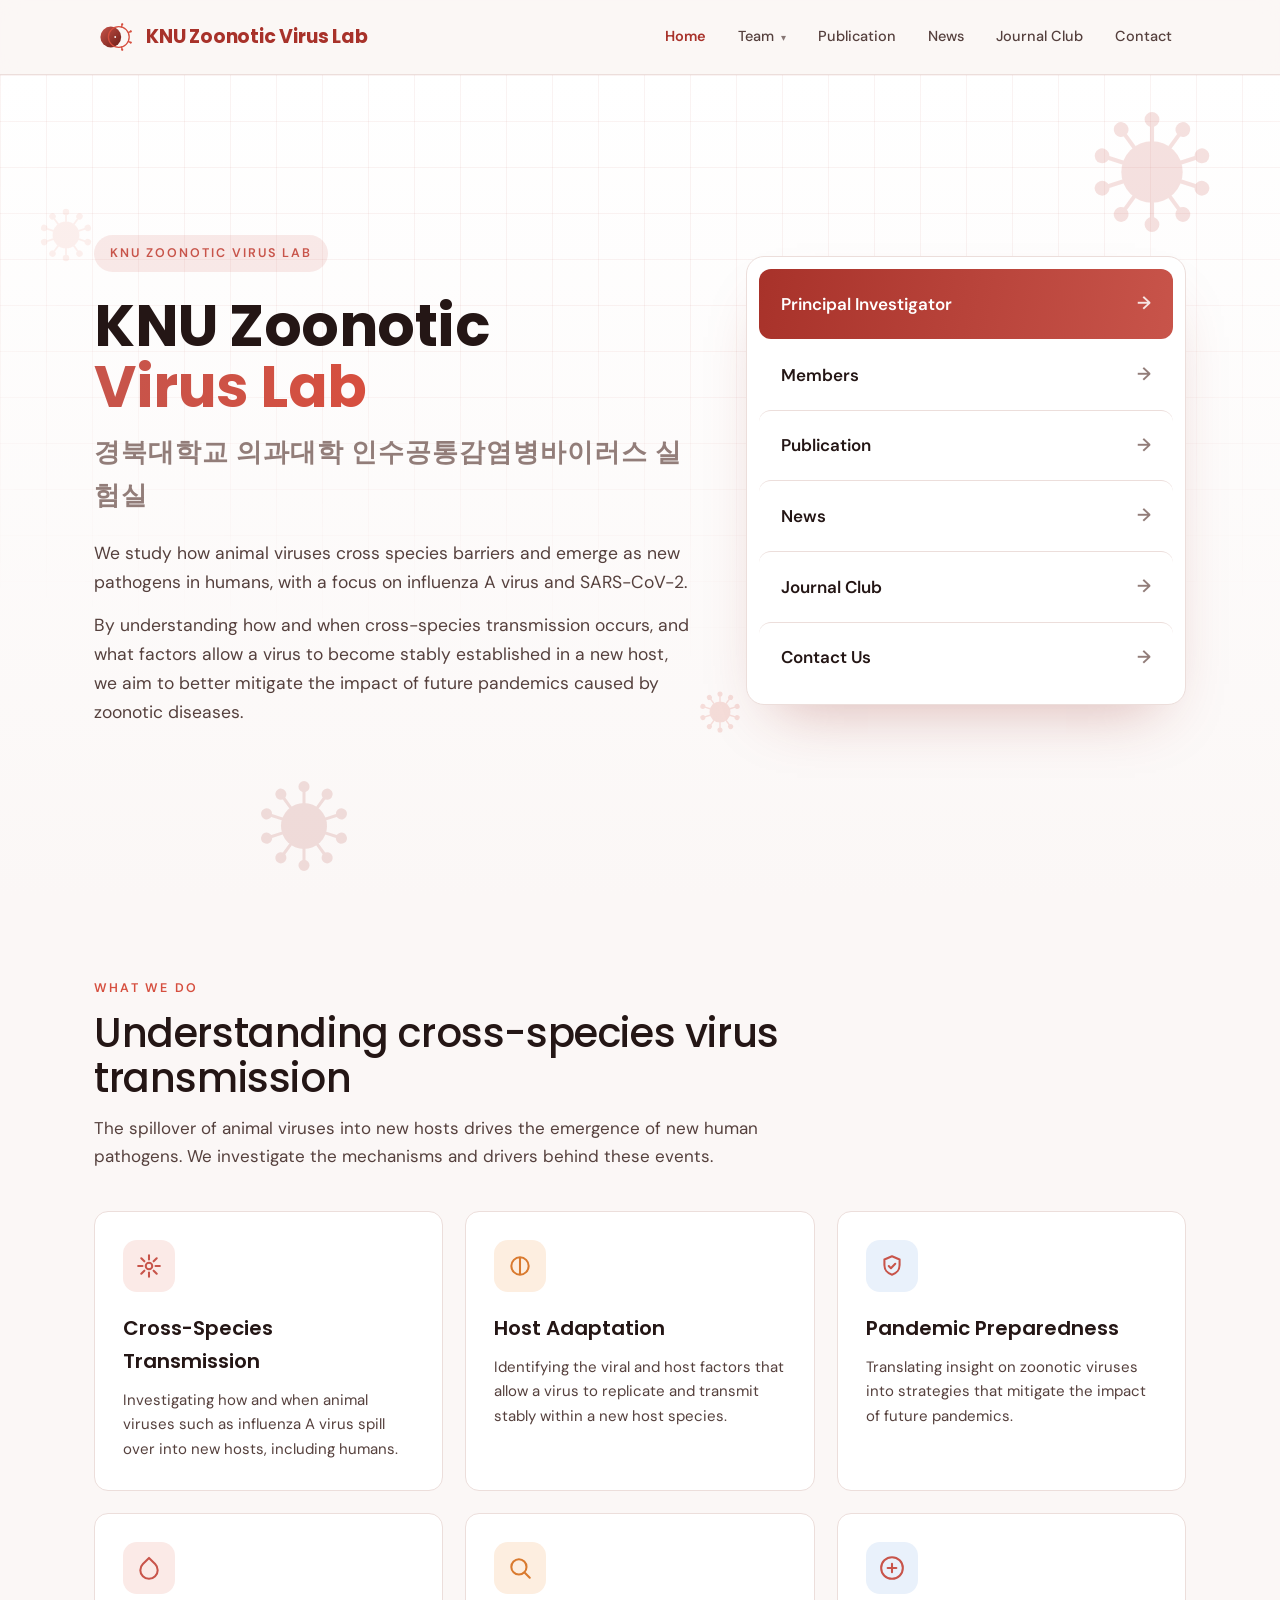
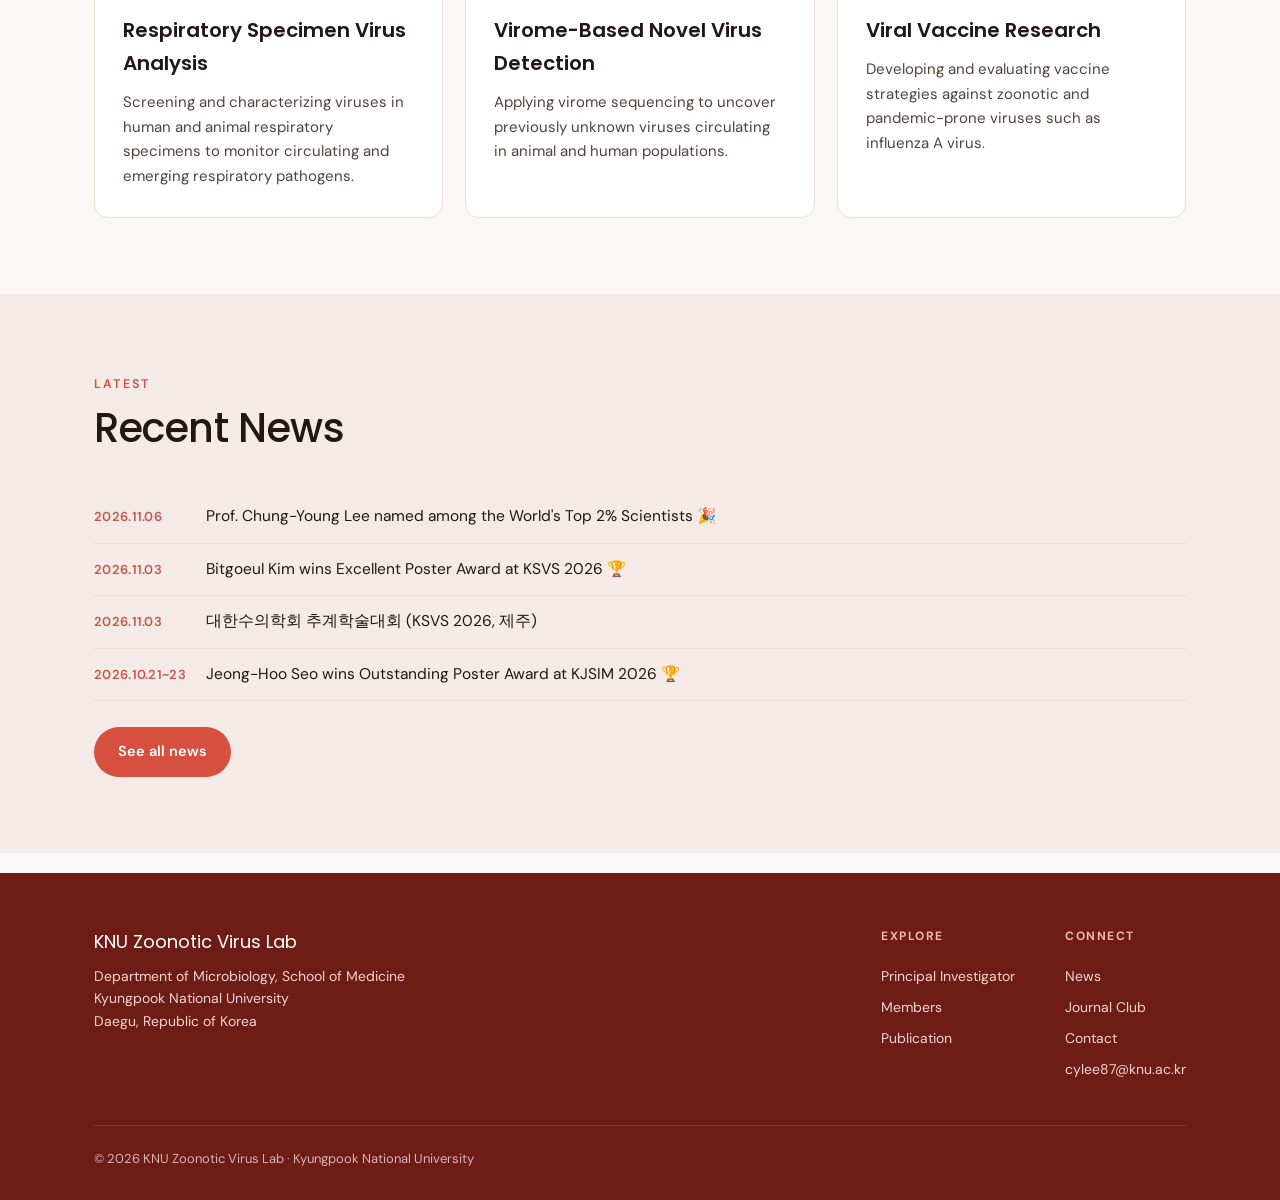
<file: index.html>
<!DOCTYPE html>
<html lang="en">
<head>
<meta charset="UTF-8">
<meta name="viewport" content="width=device-width, initial-scale=1">
<title>KNU Zoonotic Virus Lab · 인수공통감염병바이러스 실험실</title>
<meta name="description" content="KNU Zoonotic Virus Lab (인수공통감염병바이러스 실험실), Department of Microbiology, School of Medicine, Kyungpook National University — studying cross-species transmission of zoonotic viruses such as influenza A virus and SARS-CoV-2.">
<link rel="preconnect" href="https://fonts.googleapis.com">
<link rel="preconnect" href="https://fonts.gstatic.com" crossorigin>
<link href="https://fonts.googleapis.com/css2?family=DM+Sans:opsz,wght@9..40,400;9..40,500;9..40,600;9..40,700&family=Poppins:wght@500;600;700&display=swap" rel="stylesheet">
<link rel="icon" type="image/x-icon" href="assets/img/favicon.ico">
<link rel="stylesheet" href="assets/css/styles.css">
</head>
<body>

<header class="site-header">
  <div class="wrap nav">
    <a class="brand" href="index.html">
      <img class="logo" src="assets/img/logo.svg" alt="KNU Zoonotic Virus Lab">
      <span class="brand-name">KNU Zoonotic Virus Lab</span>
    </a>
    <button class="nav-toggle" aria-label="Menu"><span></span><span></span><span></span></button>
    <ul class="nav-links">
      <li><a href="index.html" class="active">Home</a></li>
      <li class="has-dropdown">
        <a href="#" class="dropdown-toggle" aria-haspopup="true" aria-expanded="false">Team <span class="caret" aria-hidden="true">&#9662;</span></a>
        <ul class="dropdown">
          <li><a href="about.html">Principal Investigator</a></li>
          <li><a href="people.html">Members</a></li>
        </ul>
      </li>
      <li><a href="publications.html">Publication</a></li>
      <li><a href="news.html">News</a></li>
      <li><a href="journal-club.html">Journal Club</a></li>
      <li><a href="contact.html">Contact</a></li>
    </ul>
  </div>
</header>

<section class="hero-split">
  <div class="hero-virus-bg" aria-hidden="true">
    <svg width="0" height="0" style="position:absolute">
      <symbol id="virus-icon" viewBox="0 0 100 100">
        <circle cx="50" cy="50" r="24" fill="currentColor"/>
        <g stroke="currentColor" stroke-width="3.2" stroke-linecap="round">
          <g transform="rotate(0 50 50)"><line x1="50" y1="26" x2="50" y2="12"/><circle cx="50" cy="9" r="4.2" fill="currentColor"/></g>
          <g transform="rotate(36 50 50)"><line x1="50" y1="26" x2="50" y2="12"/><circle cx="50" cy="9" r="4.2" fill="currentColor"/></g>
          <g transform="rotate(72 50 50)"><line x1="50" y1="26" x2="50" y2="12"/><circle cx="50" cy="9" r="4.2" fill="currentColor"/></g>
          <g transform="rotate(108 50 50)"><line x1="50" y1="26" x2="50" y2="12"/><circle cx="50" cy="9" r="4.2" fill="currentColor"/></g>
          <g transform="rotate(144 50 50)"><line x1="50" y1="26" x2="50" y2="12"/><circle cx="50" cy="9" r="4.2" fill="currentColor"/></g>
          <g transform="rotate(180 50 50)"><line x1="50" y1="26" x2="50" y2="12"/><circle cx="50" cy="9" r="4.2" fill="currentColor"/></g>
          <g transform="rotate(216 50 50)"><line x1="50" y1="26" x2="50" y2="12"/><circle cx="50" cy="9" r="4.2" fill="currentColor"/></g>
          <g transform="rotate(252 50 50)"><line x1="50" y1="26" x2="50" y2="12"/><circle cx="50" cy="9" r="4.2" fill="currentColor"/></g>
          <g transform="rotate(288 50 50)"><line x1="50" y1="26" x2="50" y2="12"/><circle cx="50" cy="9" r="4.2" fill="currentColor"/></g>
          <g transform="rotate(324 50 50)"><line x1="50" y1="26" x2="50" y2="12"/><circle cx="50" cy="9" r="4.2" fill="currentColor"/></g>
        </g>
      </symbol>
    </svg>
    <svg class="virus v1" viewBox="0 0 100 100"><use href="#virus-icon"/></svg>
    <svg class="virus v2" viewBox="0 0 100 100"><use href="#virus-icon"/></svg>
    <svg class="virus v3" viewBox="0 0 100 100"><use href="#virus-icon"/></svg>
    <svg class="virus v4" viewBox="0 0 100 100"><use href="#virus-icon"/></svg>
    <svg class="virus v5" viewBox="0 0 100 100"><use href="#virus-icon"/></svg>
  </div>
  <div class="wrap hero-split-inner">
    <div class="hero-copy">
      <span class="eyebrow">KNU Zoonotic Virus Lab</span>
      <h1>KNU Zoonotic <span class="grad">Virus Lab</span></h1>
      <div class="subko">경북대학교 의과대학 인수공통감염병바이러스 실험실</div>
      <p class="lead">We study how animal viruses cross species barriers and emerge as new pathogens in humans, with a focus on influenza A virus and SARS-CoV-2.</p>
      <p class="lead">By understanding how and when cross-species transmission occurs, and what factors allow a virus to become stably established in a new host, we aim to better mitigate the impact of future pandemics caused by zoonotic diseases.</p>
    </div>
    <nav class="hero-panel" aria-label="Quick links">
      <a class="ql-row active" href="about.html"><span>Principal Investigator</span><span class="arw">&rarr;</span></a>
      <a class="ql-row" href="people.html"><span>Members</span><span class="arw">&rarr;</span></a>
      <a class="ql-row" href="publications.html"><span>Publication</span><span class="arw">&rarr;</span></a>
      <a class="ql-row" href="news.html"><span>News</span><span class="arw">&rarr;</span></a>
      <a class="ql-row" href="journal-club.html"><span>Journal Club</span><span class="arw">&rarr;</span></a>
      <a class="ql-row" href="contact.html"><span>Contact Us</span><span class="arw">&rarr;</span></a>
    </nav>
  </div>
</section>

<section>
  <div class="wrap">
    <div class="section-head reveal">
      <span class="kicker">What we do</span>
      <h2>Understanding cross-species virus transmission</h2>
      <p>The spillover of animal viruses into new hosts drives the emergence of new human pathogens. We investigate the mechanisms and drivers behind these events.</p>
    </div>
    <div class="grid grid-3">
      <div class="card reveal">
        <div class="icon i-indigo" aria-hidden="true">
          <svg viewBox="0 0 24 24" fill="none" stroke="currentColor" stroke-width="1.9" stroke-linecap="round" stroke-linejoin="round"><circle cx="12" cy="12" r="3"/><path d="M12 2v4M12 18v4M2 12h4M18 12h4M4.9 4.9l2.8 2.8M16.3 16.3l2.8 2.8M19.1 4.9l-2.8 2.8M7.7 16.3l-2.8 2.8"/></svg>
        </div>
        <h3>Cross-Species Transmission</h3>
        <p>Investigating how and when animal viruses such as influenza A virus spill over into new hosts, including humans.</p>
      </div>
      <div class="card reveal">
        <div class="icon i-green" aria-hidden="true">
          <svg viewBox="0 0 24 24" fill="none" stroke="currentColor" stroke-width="1.9" stroke-linecap="round" stroke-linejoin="round"><path d="M4 12a8 8 0 0 1 16 0M4 12a8 8 0 0 0 16 0M12 4v16"/></svg>
        </div>
        <h3>Host Adaptation</h3>
        <p>Identifying the viral and host factors that allow a virus to replicate and transmit stably within a new host species.</p>
      </div>
      <div class="card reveal">
        <div class="icon i-blue" aria-hidden="true">
          <svg viewBox="0 0 24 24" fill="none" stroke="currentColor" stroke-width="1.9" stroke-linecap="round" stroke-linejoin="round"><path d="M12 3 5 6v5c0 4.4 3 7.9 7 9 4-1.1 7-4.6 7-9V6l-7-3Z"/><path d="m9 12 2 2 4-4"/></svg>
        </div>
        <h3>Pandemic Preparedness</h3>
        <p>Translating insight on zoonotic viruses into strategies that mitigate the impact of future pandemics.</p>
      </div>
      <div class="card reveal">
        <div class="icon i-indigo" aria-hidden="true">
          <svg viewBox="0 0 24 24" fill="none" stroke="currentColor" stroke-width="1.9" stroke-linecap="round" stroke-linejoin="round"><path d="M12 2.69 17.66 8.34a8 8 0 1 1-11.31 0z"/></svg>
        </div>
        <h3>Respiratory Specimen Virus Analysis</h3>
        <p>Screening and characterizing viruses in human and animal respiratory specimens to monitor circulating and emerging respiratory pathogens.</p>
      </div>
      <div class="card reveal">
        <div class="icon i-green" aria-hidden="true">
          <svg viewBox="0 0 24 24" fill="none" stroke="currentColor" stroke-width="1.9" stroke-linecap="round" stroke-linejoin="round"><circle cx="11" cy="11" r="7"/><line x1="21" y1="21" x2="16.65" y2="16.65"/></svg>
        </div>
        <h3>Virome-Based Novel Virus Detection</h3>
        <p>Applying virome sequencing to uncover previously unknown viruses circulating in animal and human populations.</p>
      </div>
      <div class="card reveal">
        <div class="icon i-blue" aria-hidden="true">
          <svg viewBox="0 0 24 24" fill="none" stroke="currentColor" stroke-width="1.9" stroke-linecap="round" stroke-linejoin="round"><circle cx="12" cy="12" r="10"/><line x1="12" y1="8" x2="12" y2="16"/><line x1="8" y1="12" x2="16" y2="12"/></svg>
        </div>
        <h3>Viral Vaccine Research</h3>
        <p>Developing and evaluating vaccine strategies against zoonotic and pandemic-prone viruses such as influenza A virus.</p>
      </div>
    </div>
  </div>
</section>

<section class="alt-bg">
  <div class="wrap">
    <div class="section-head reveal">
      <span class="kicker">Latest</span>
      <h2>Recent News</h2>
    </div>
    <ul id="home-news" class="news-list reveal"></ul>
    <p style="margin-top:26px" class="reveal"><a class="btn btn-primary" href="news.html">See all news</a></p>
  </div>
</section>

<footer class="site-footer">
  <div class="wrap">
    <div class="footer-top">
      <div class="footer-brand">
        <div class="name">KNU Zoonotic Virus Lab</div>
        <p>Department of Microbiology, School of Medicine</p>
        <p>Kyungpook National University</p>
        <p>Daegu, Republic of Korea</p>
      </div>
      <div class="footer-links">
        <div class="footer-col">
          <h5>Explore</h5>
          <a href="about.html">Principal Investigator</a>
          <a href="people.html">Members</a>
          <a href="publications.html">Publication</a>
        </div>
        <div class="footer-col">
          <h5>Connect</h5>
          <a href="news.html">News</a>
          <a href="journal-club.html">Journal Club</a>
          <a href="contact.html">Contact</a>
          <a href="mailto:cylee87@knu.ac.kr">cylee87@knu.ac.kr</a>
        </div>
      </div>
    </div>
    <div class="footer-bottom">
      <span>© <span data-year>2026</span> KNU Zoonotic Virus Lab · Kyungpook National University</span>
    </div>
  </div>
</footer>

<script src="assets/js/main.js"></script>
<script src="assets/js/news-data.js"></script>
<script src="assets/js/render-news.js"></script>
</body>
</html>
</file>
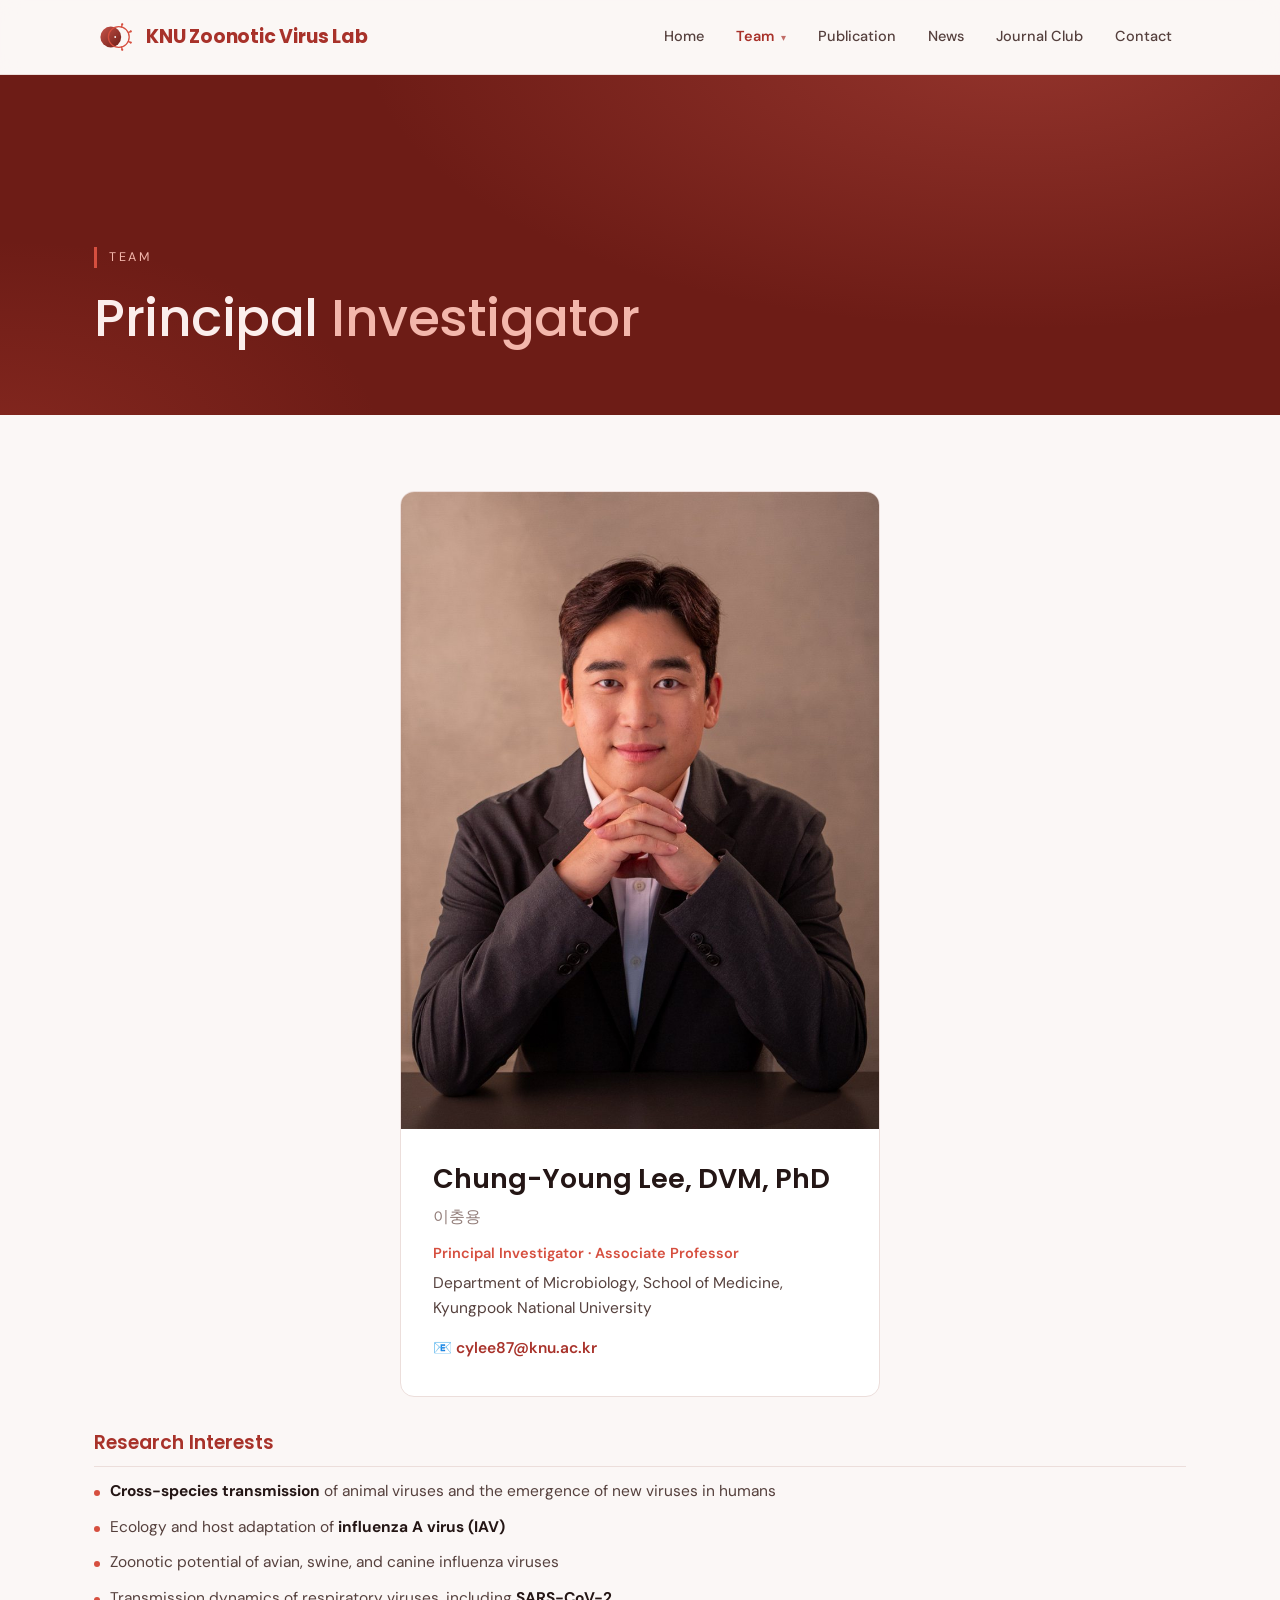
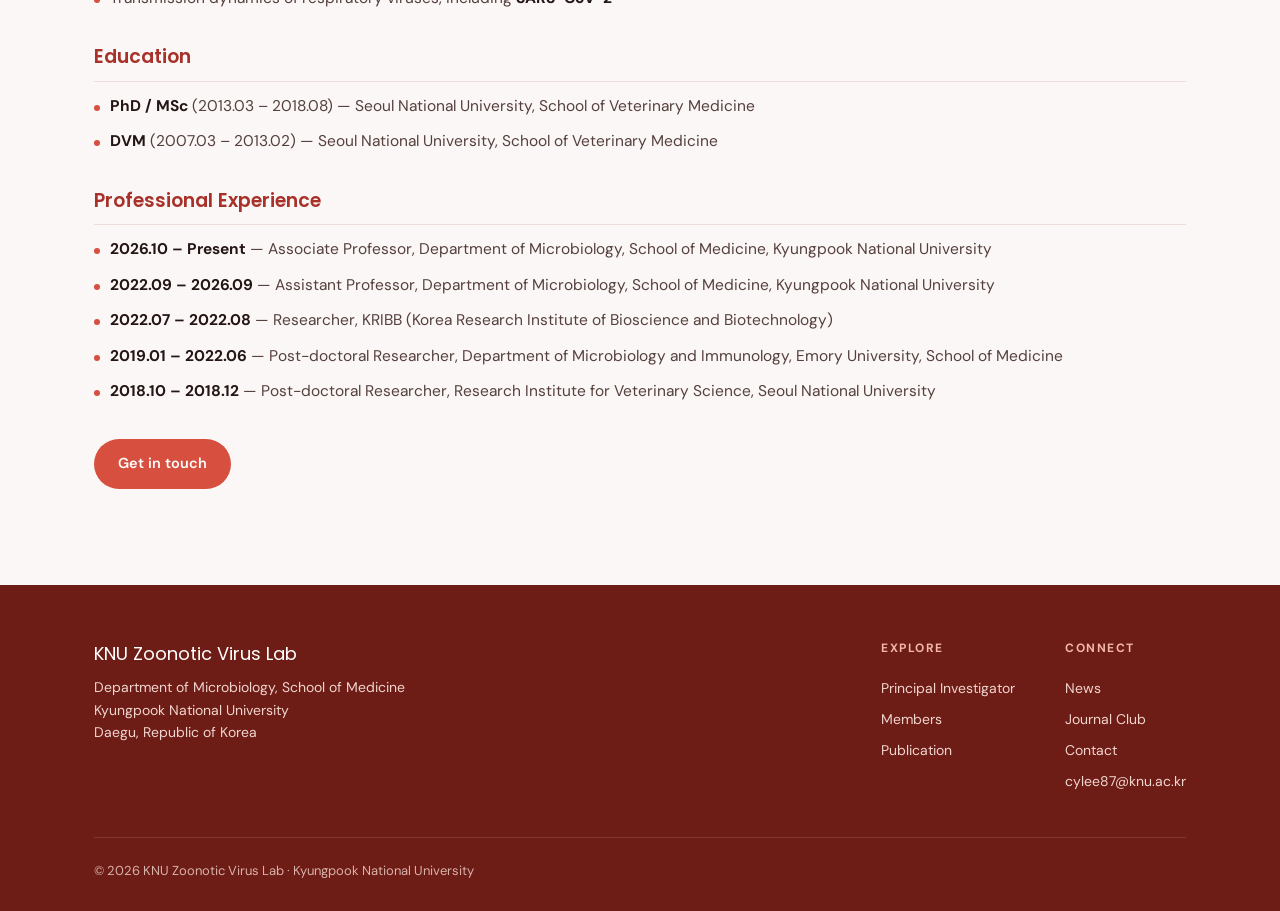
<file: about.html>
<!DOCTYPE html>
<html lang="en">
<head>
<meta charset="UTF-8">
<meta name="viewport" content="width=device-width, initial-scale=1">
<title>Principal Investigator · KNU Zoonotic Virus Lab</title>
<meta name="description" content="Chung-Young Lee, DVM, PhD — Principal Investigator of the KNU Zoonotic Virus Lab, Department of Microbiology, School of Medicine, Kyungpook National University.">
<link rel="preconnect" href="https://fonts.googleapis.com">
<link rel="preconnect" href="https://fonts.gstatic.com" crossorigin>
<link href="https://fonts.googleapis.com/css2?family=DM+Sans:opsz,wght@9..40,400;9..40,500;9..40,600;9..40,700&family=Poppins:wght@500;600;700&display=swap" rel="stylesheet">
<link rel="icon" type="image/x-icon" href="assets/img/favicon.ico">
<link rel="stylesheet" href="assets/css/styles.css">
</head>
<body>

<header class="site-header">
  <div class="wrap nav">
    <a class="brand" href="index.html">
      <img class="logo" src="assets/img/logo.svg" alt="KNU Zoonotic Virus Lab">
      <span class="brand-name">KNU Zoonotic Virus Lab</span>
    </a>
    <button class="nav-toggle" aria-label="Menu"><span></span><span></span><span></span></button>
    <ul class="nav-links">
      <li><a href="index.html">Home</a></li>
      <li class="has-dropdown">
        <a href="#" class="dropdown-toggle active" aria-haspopup="true" aria-expanded="false">Team <span class="caret" aria-hidden="true">&#9662;</span></a>
        <ul class="dropdown">
          <li><a href="about.html" class="active">Principal Investigator</a></li>
          <li><a href="people.html">Members</a></li>
        </ul>
      </li>
      <li><a href="publications.html">Publication</a></li>
      <li><a href="news.html">News</a></li>
      <li><a href="journal-club.html">Journal Club</a></li>
      <li><a href="contact.html">Contact</a></li>
    </ul>
  </div>
</header>

<section class="hero" style="padding-bottom:0">
  <div class="wrap" style="padding-bottom:70px">
    <span class="eyebrow">Team</span>
    <h1 style="font-size:clamp(30px,4.6vw,52px)">Principal <em>Investigator</em></h1>
  </div>
</section>

<section>
  <div class="wrap">
    <div class="pi-card reveal">
      <div class="pi-photo"><img src="assets/img/pi.jpg" alt="Chung-Young Lee"></div>
      <div class="pi-info">
        <h2>Chung-Young Lee, DVM, PhD</h2>
        <div class="pi-ko">이충용</div>
        <div class="pi-role">Principal Investigator · Associate Professor</div>
        <div class="pi-aff">Department of Microbiology, School of Medicine,<br>Kyungpook National University</div>
        <div class="pi-contact">
          <span>📧 <a href="mailto:cylee87@knu.ac.kr">cylee87@knu.ac.kr</a></span>
        </div>
      </div>
    </div>

    <div class="pi-block reveal">
      <h3>Research Interests</h3>
      <ul>
        <li><b>Cross-species transmission</b> of animal viruses and the emergence of new viruses in humans</li>
        <li>Ecology and host adaptation of <b>influenza A virus (IAV)</b></li>
        <li>Zoonotic potential of avian, swine, and canine influenza viruses</li>
        <li>Transmission dynamics of respiratory viruses, including <b>SARS-CoV-2</b></li>
      </ul>
    </div>

    <div class="pi-block reveal">
      <h3>Education</h3>
      <ul>
        <li><b>PhD / MSc</b> (2013.03 – 2018.08) — Seoul National University, School of Veterinary Medicine</li>
        <li><b>DVM</b> (2007.03 – 2013.02) — Seoul National University, School of Veterinary Medicine</li>
      </ul>
    </div>

    <div class="pi-block reveal">
      <h3>Professional Experience</h3>
      <ul>
        <li><b>2026.10 – Present</b> — Associate Professor, Department of Microbiology, School of Medicine, Kyungpook National University</li>
        <li><b>2022.09 – 2026.09</b> — Assistant Professor, Department of Microbiology, School of Medicine, Kyungpook National University</li>
        <li><b>2022.07 – 2022.08</b> — Researcher, KRIBB (Korea Research Institute of Bioscience and Biotechnology)</li>
        <li><b>2019.01 – 2022.06</b> — Post-doctoral Researcher, Department of Microbiology and Immunology, Emory University, School of Medicine</li>
        <li><b>2018.10 – 2018.12</b> — Post-doctoral Researcher, Research Institute for Veterinary Science, Seoul National University</li>
      </ul>
    </div>

    <p style="margin-top:34px" class="reveal"><a class="btn btn-primary" href="contact.html">Get in touch</a></p>
  </div>
</section>

<footer class="site-footer">
  <div class="wrap">
    <div class="footer-top">
      <div class="footer-brand">
        <div class="name">KNU Zoonotic Virus Lab</div>
        <p>Department of Microbiology, School of Medicine</p>
        <p>Kyungpook National University</p>
        <p>Daegu, Republic of Korea</p>
      </div>
      <div class="footer-links">
        <div class="footer-col">
          <h5>Explore</h5>
          <a href="about.html">Principal Investigator</a>
          <a href="people.html">Members</a>
          <a href="publications.html">Publication</a>
        </div>
        <div class="footer-col">
          <h5>Connect</h5>
          <a href="news.html">News</a>
          <a href="journal-club.html">Journal Club</a>
          <a href="contact.html">Contact</a>
          <a href="mailto:cylee87@knu.ac.kr">cylee87@knu.ac.kr</a>
        </div>
      </div>
    </div>
    <div class="footer-bottom">
      <span>© <span data-year>2026</span> KNU Zoonotic Virus Lab · Kyungpook National University</span>
    </div>
  </div>
</footer>

<script src="assets/js/main.js"></script>
</body>
</html>
</file>
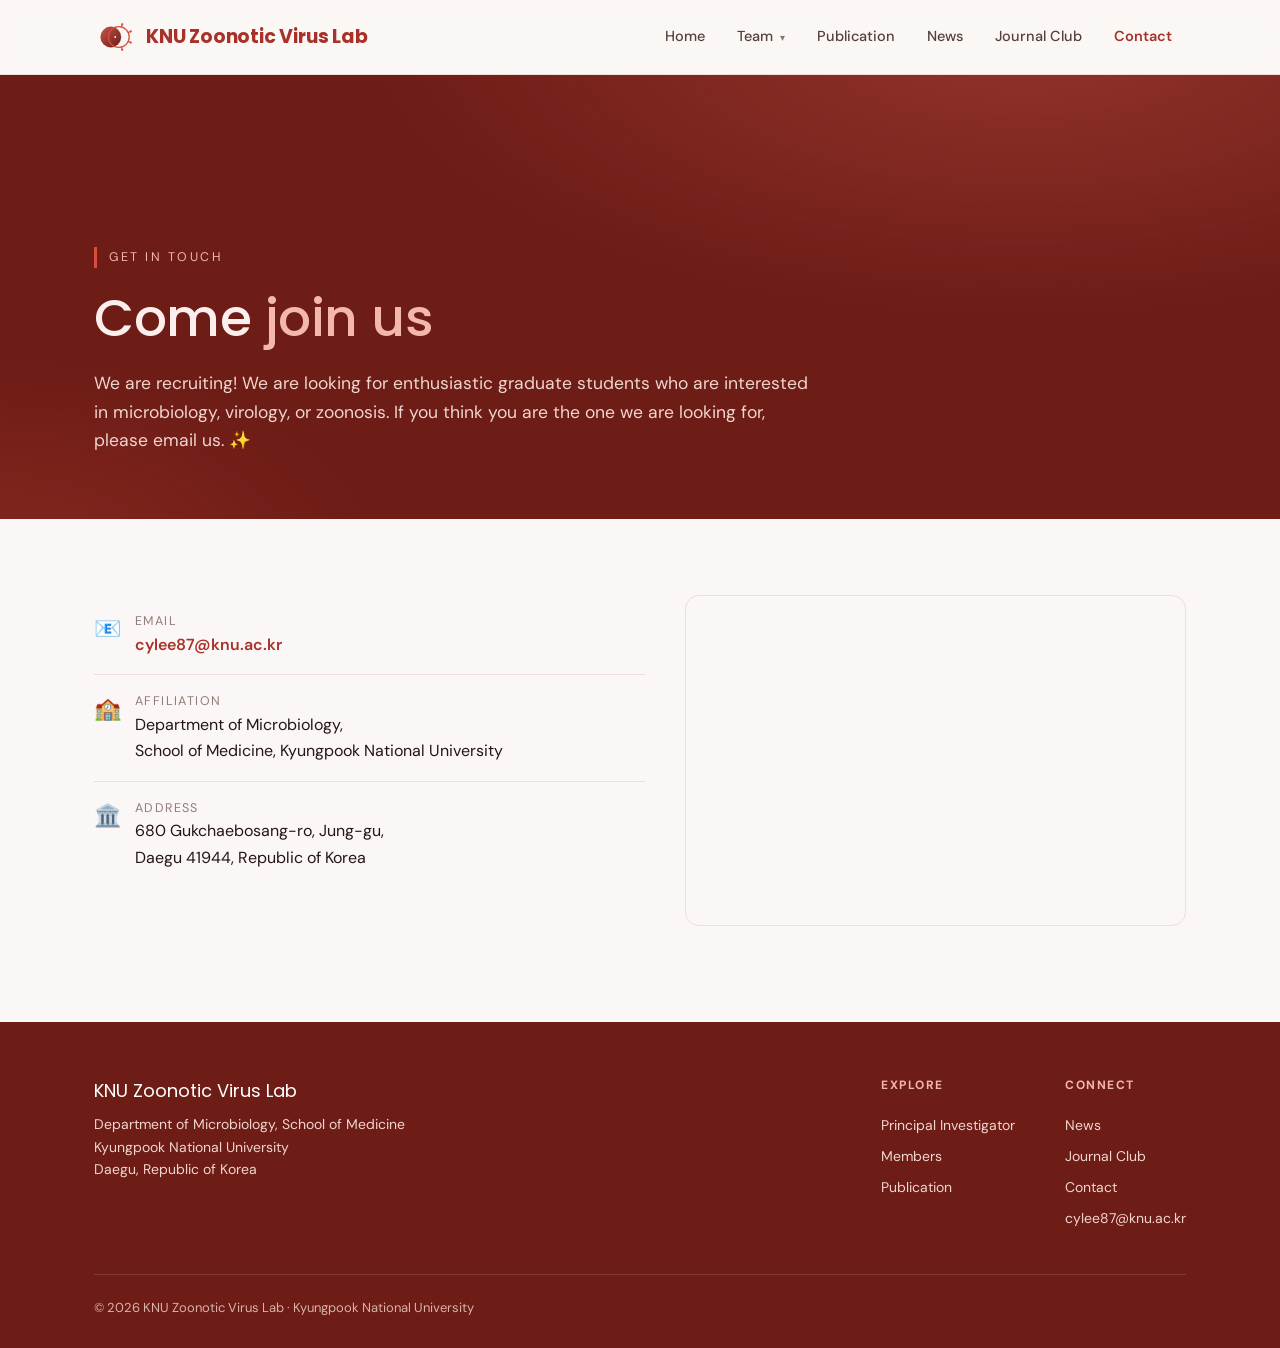
<file: contact.html>
<!DOCTYPE html>
<html lang="en">
<head>
<meta charset="UTF-8">
<meta name="viewport" content="width=device-width, initial-scale=1">
<title>Contact · KNU Zoonotic Virus Lab</title>
<meta name="description" content="Contact the KNU Zoonotic Virus Lab, Department of Microbiology, School of Medicine, Kyungpook National University.">
<link rel="preconnect" href="https://fonts.googleapis.com">
<link rel="preconnect" href="https://fonts.gstatic.com" crossorigin>
<link href="https://fonts.googleapis.com/css2?family=DM+Sans:opsz,wght@9..40,400;9..40,500;9..40,600;9..40,700&family=Poppins:wght@500;600;700&display=swap" rel="stylesheet">
<link rel="icon" type="image/x-icon" href="assets/img/favicon.ico">
<link rel="stylesheet" href="assets/css/styles.css">
</head>
<body>

<header class="site-header">
  <div class="wrap nav">
    <a class="brand" href="index.html">
      <img class="logo" src="assets/img/logo.svg" alt="KNU Zoonotic Virus Lab">
      <span class="brand-name">KNU Zoonotic Virus Lab</span>
    </a>
    <button class="nav-toggle" aria-label="Menu"><span></span><span></span><span></span></button>
    <ul class="nav-links">
      <li><a href="index.html">Home</a></li>
      <li class="has-dropdown">
        <a href="#" class="dropdown-toggle" aria-haspopup="true" aria-expanded="false">Team <span class="caret" aria-hidden="true">&#9662;</span></a>
        <ul class="dropdown">
          <li><a href="about.html">Principal Investigator</a></li>
          <li><a href="people.html">Members</a></li>
        </ul>
      </li>
      <li><a href="publications.html">Publication</a></li>
      <li><a href="news.html">News</a></li>
      <li><a href="journal-club.html">Journal Club</a></li>
      <li><a href="contact.html" class="active">Contact</a></li>
    </ul>
  </div>
</header>

<section class="hero" style="padding-bottom:0">
  <div class="wrap" style="padding-bottom:64px">
    <span class="eyebrow">Get in Touch</span>
    <h1 style="font-size:clamp(30px,4.6vw,52px)">Come <em>join us</em></h1>
    <p class="lead">We are recruiting! We are looking for enthusiastic graduate students who are interested in microbiology, virology, or zoonosis. If you think you are the one we are looking for, please email us. ✨</p>
  </div>
</section>

<section>
  <div class="wrap">
    <div class="contact-grid">
      <div class="reveal">
        <div class="contact-item">
          <div class="ic">📧</div>
          <div><div class="k">Email</div><div class="v"><a href="mailto:cylee87@knu.ac.kr">cylee87@knu.ac.kr</a></div></div>
        </div>
        <div class="contact-item">
          <div class="ic">🏫</div>
          <div><div class="k">Affiliation</div><div class="v">Department of Microbiology,<br>School of Medicine, Kyungpook National University</div></div>
        </div>
        <div class="contact-item" style="border-bottom:0">
          <div class="ic">🏛️</div>
          <div><div class="k">Address</div><div class="v">680 Gukchaebosang-ro, Jung-gu,<br>Daegu 41944, Republic of Korea</div></div>
        </div>
      </div>
      <div class="map-card reveal">
        <iframe
          src="https://www.google.com/maps?q=Kyungpook+National+University+School+of+Medicine,+Gukchaebosang-ro,+Jung-gu,+Daegu&output=embed"
          loading="lazy" referrerpolicy="no-referrer-when-downgrade" title="Map"></iframe>
      </div>
    </div>
  </div>
</section>

<footer class="site-footer">
  <div class="wrap">
    <div class="footer-top">
      <div class="footer-brand">
        <div class="name">KNU Zoonotic Virus Lab</div>
        <p>Department of Microbiology, School of Medicine</p>
        <p>Kyungpook National University</p>
        <p>Daegu, Republic of Korea</p>
      </div>
      <div class="footer-links">
        <div class="footer-col">
          <h5>Explore</h5>
          <a href="about.html">Principal Investigator</a>
          <a href="people.html">Members</a>
          <a href="publications.html">Publication</a>
        </div>
        <div class="footer-col">
          <h5>Connect</h5>
          <a href="news.html">News</a>
          <a href="journal-club.html">Journal Club</a>
          <a href="contact.html">Contact</a>
          <a href="mailto:cylee87@knu.ac.kr">cylee87@knu.ac.kr</a>
        </div>
      </div>
    </div>
    <div class="footer-bottom">
      <span>© <span data-year>2026</span> KNU Zoonotic Virus Lab · Kyungpook National University</span>
    </div>
  </div>
</footer>

<script src="assets/js/main.js"></script>
</body>
</html>
</file>
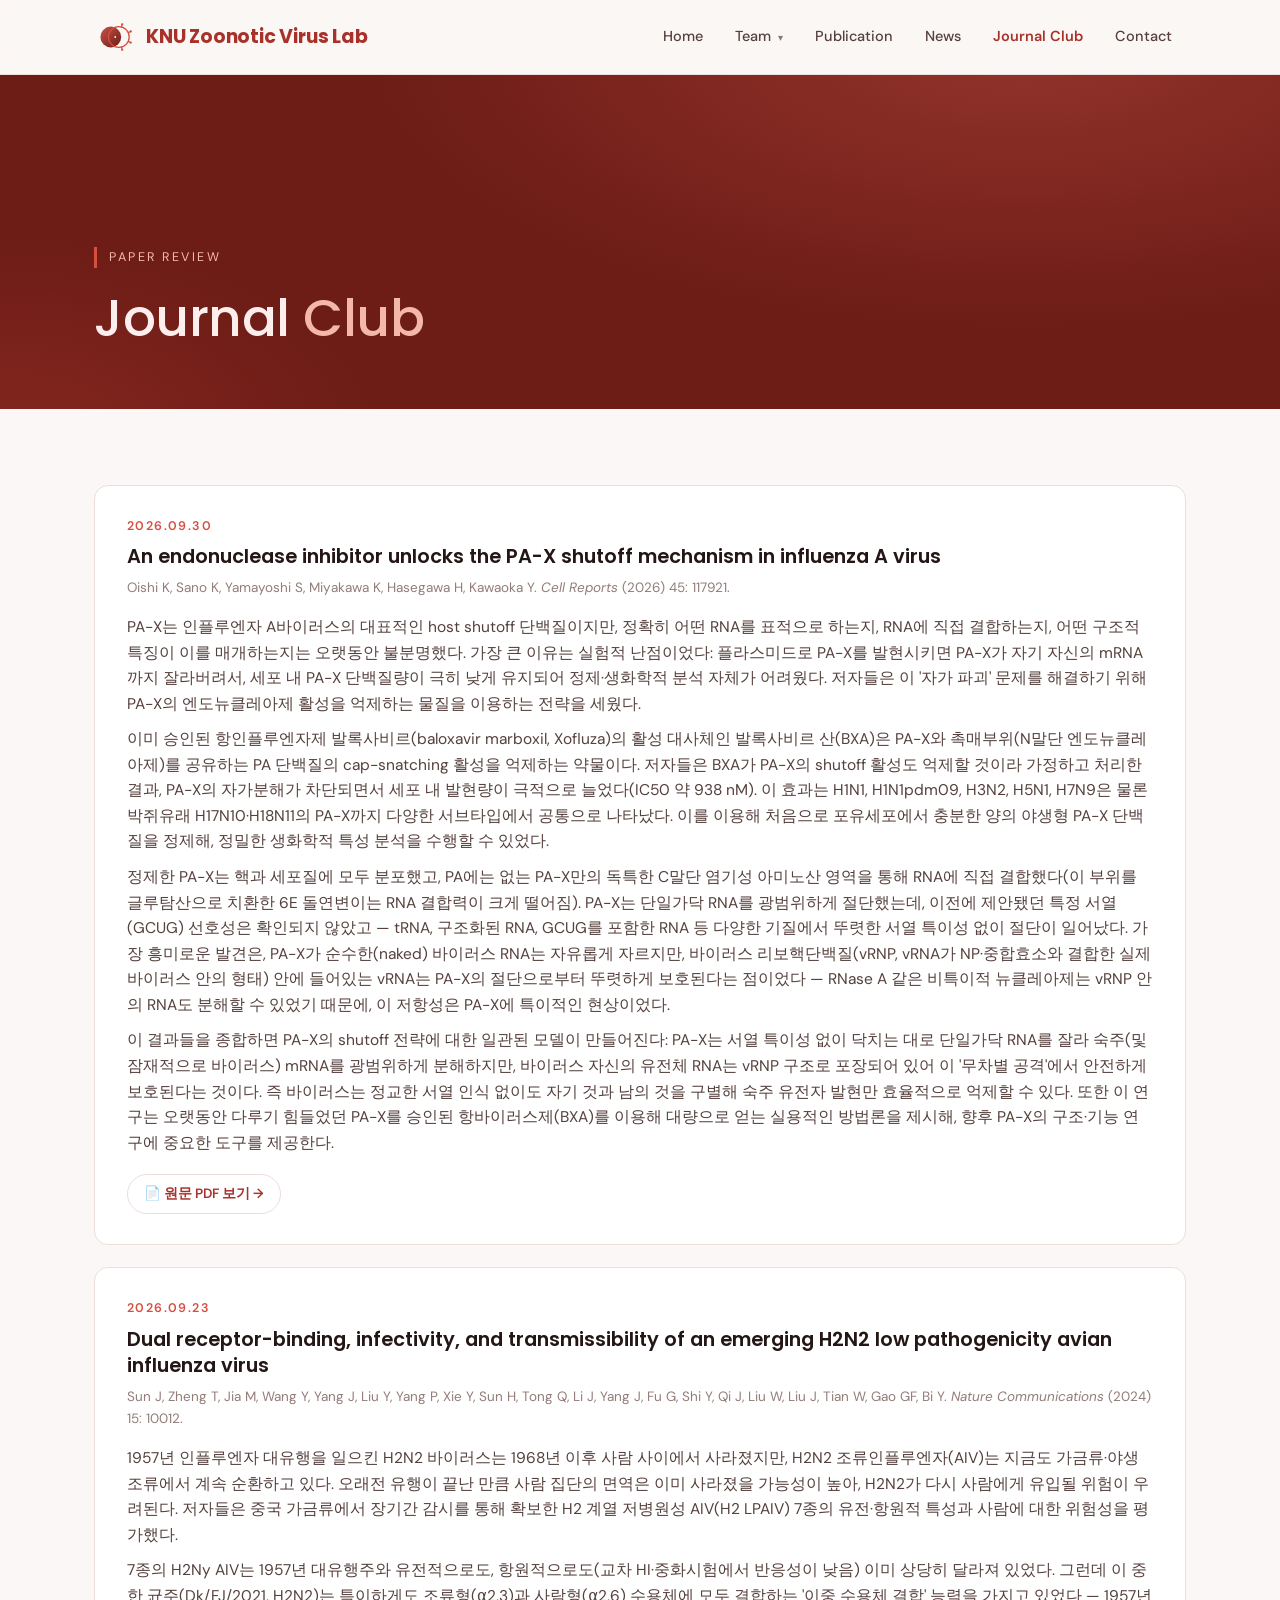
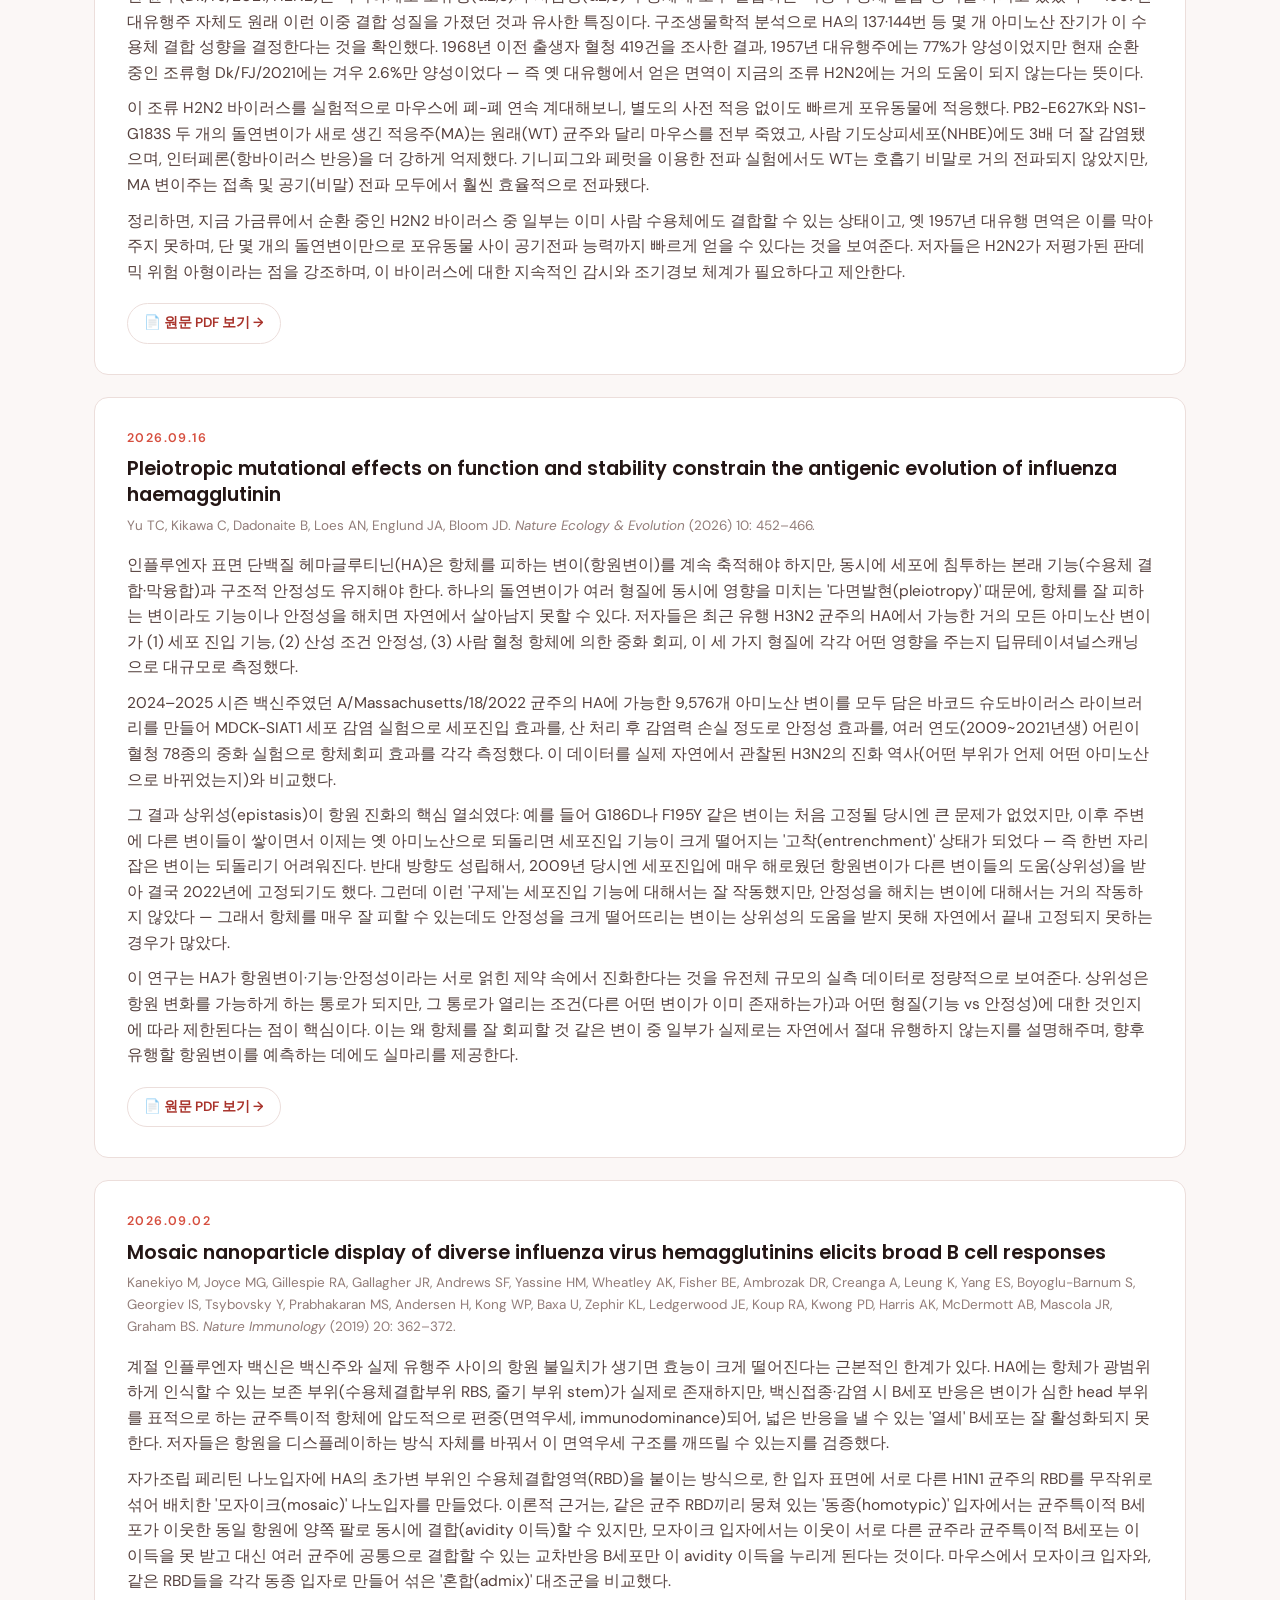
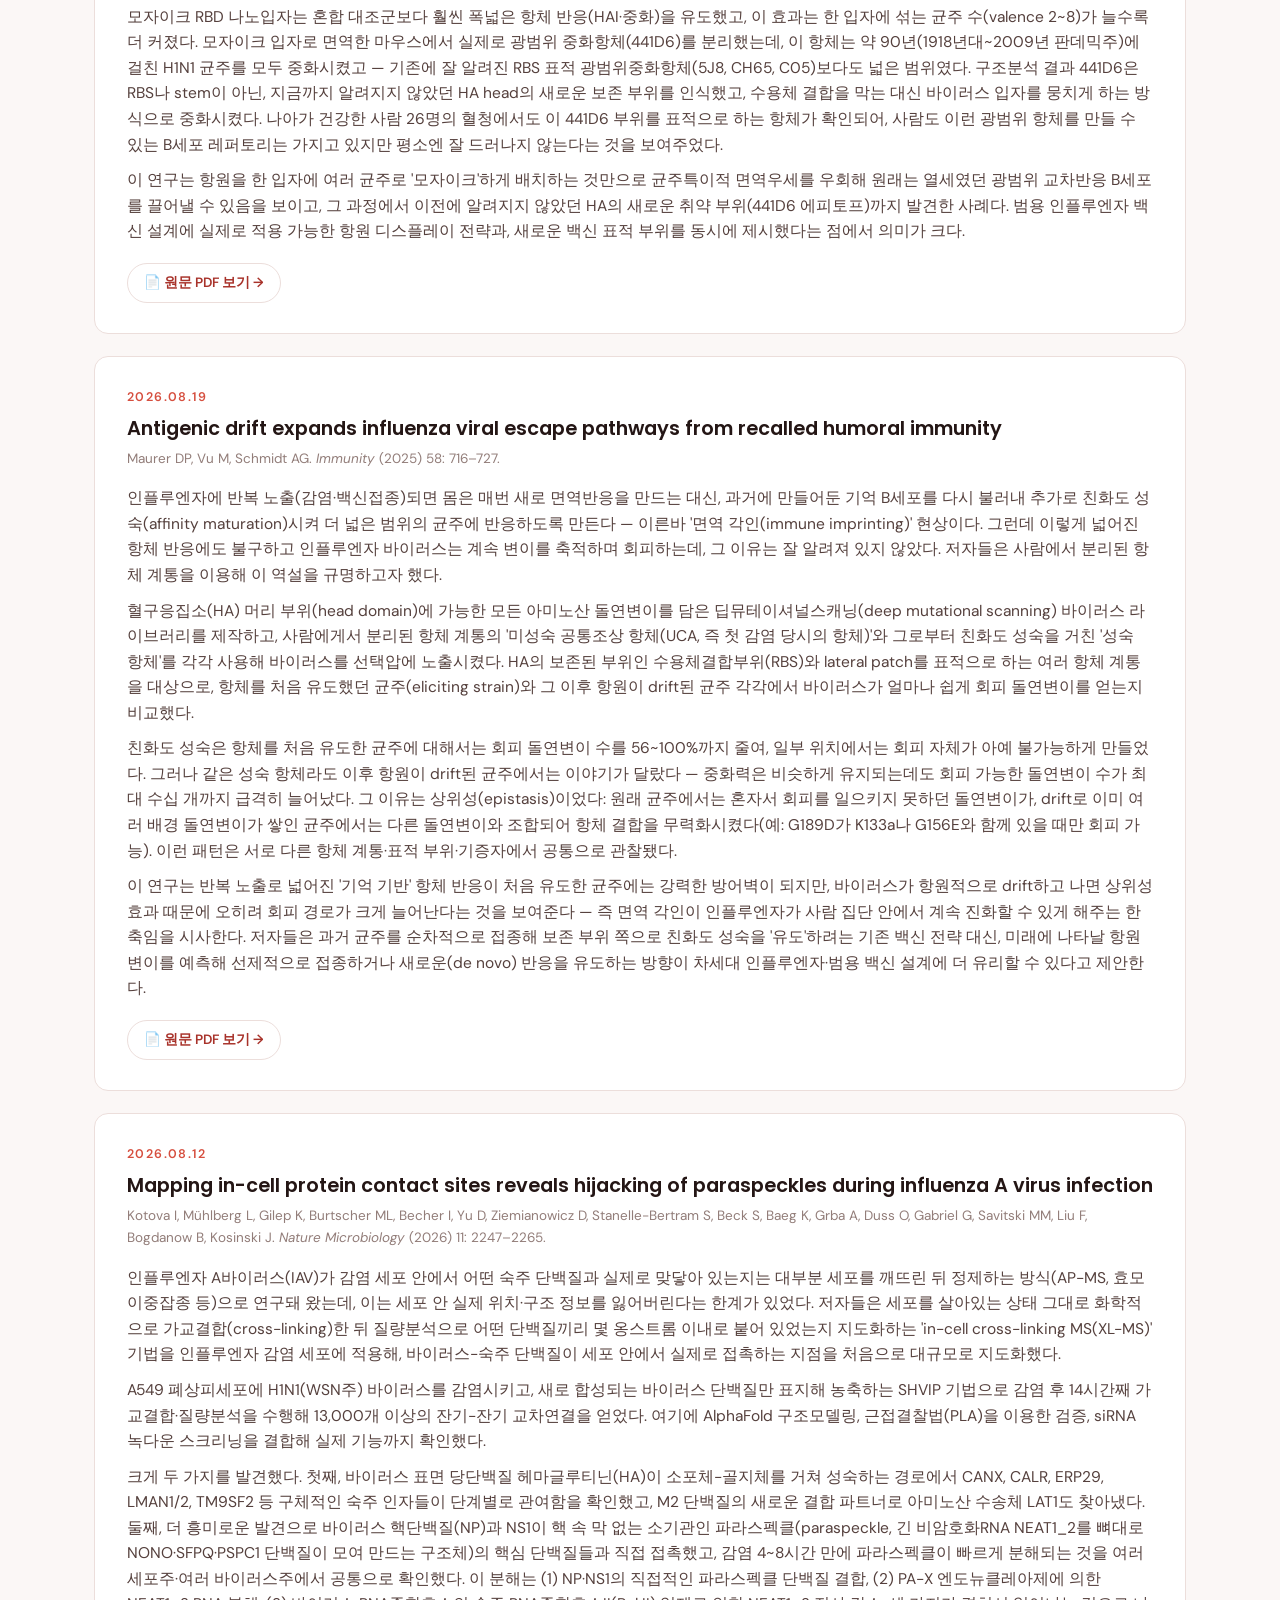
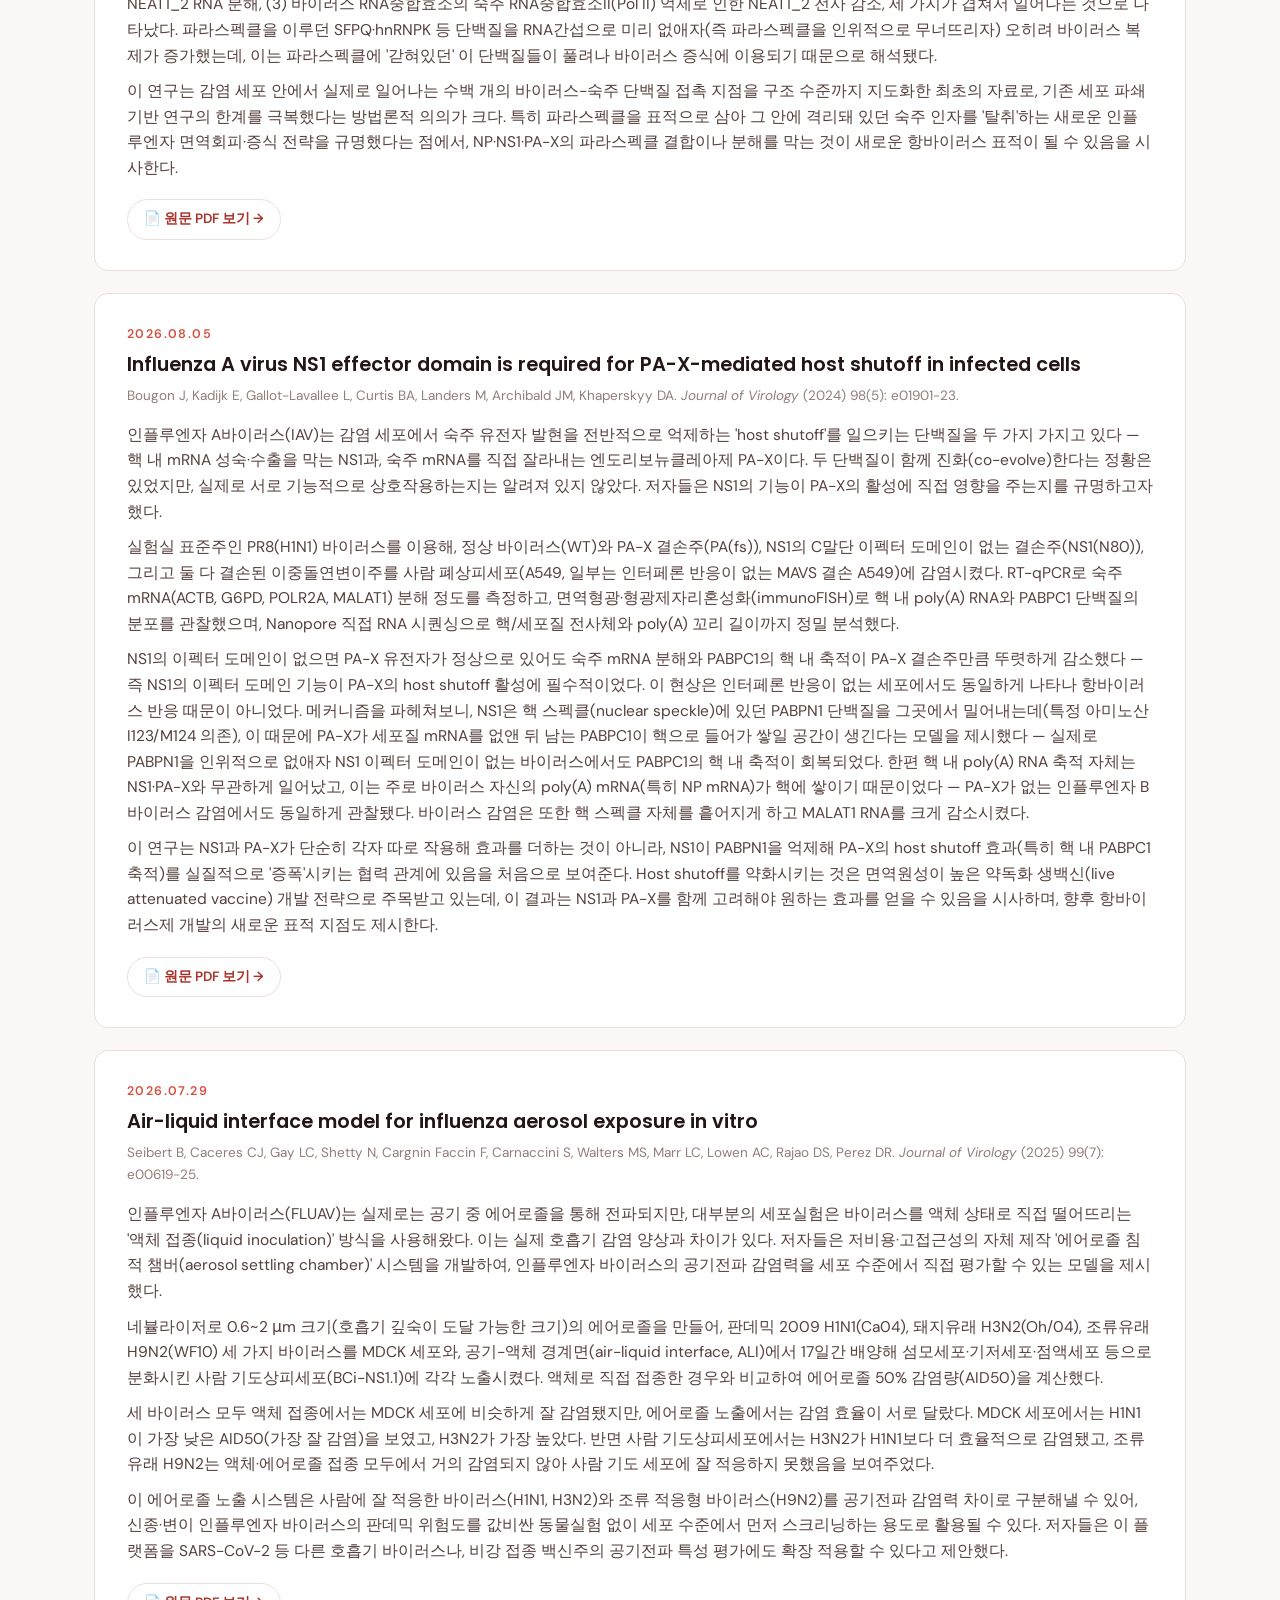
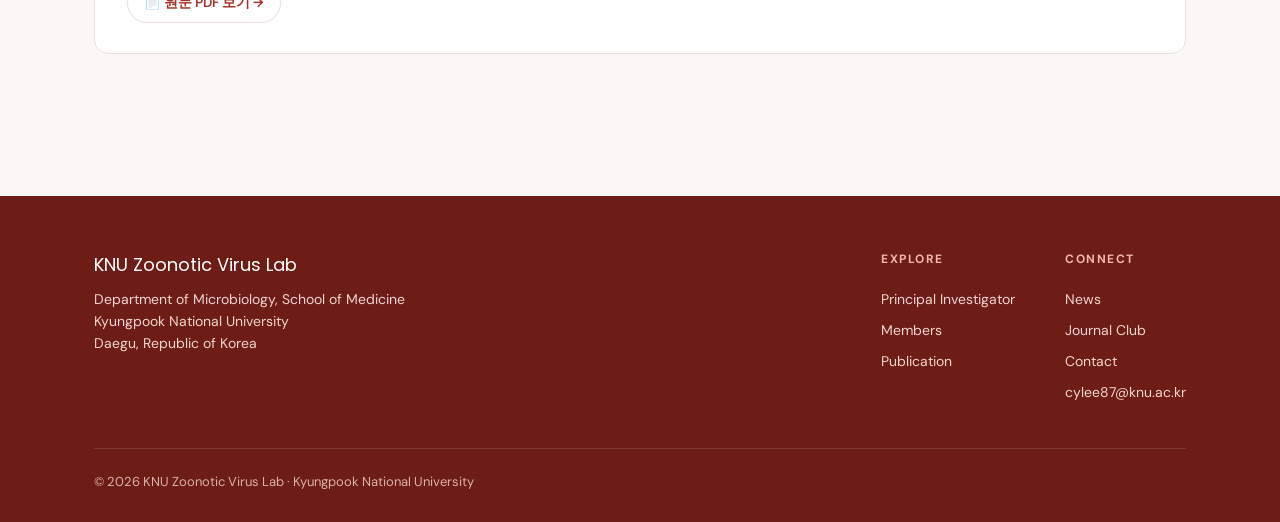
<file: journal-club.html>
<!DOCTYPE html>
<html lang="en">
<head>
<meta charset="UTF-8">
<meta name="viewport" content="width=device-width, initial-scale=1">
<title>Journal Club · KNU Zoonotic Virus Lab</title>
<meta name="description" content="Journal Club summaries from the KNU Zoonotic Virus Lab, Department of Microbiology, School of Medicine, Kyungpook National University.">
<link rel="preconnect" href="https://fonts.googleapis.com">
<link rel="preconnect" href="https://fonts.gstatic.com" crossorigin>
<link href="https://fonts.googleapis.com/css2?family=DM+Sans:opsz,wght@9..40,400;9..40,500;9..40,600;9..40,700&family=Poppins:wght@500;600;700&display=swap" rel="stylesheet">
<link rel="icon" type="image/x-icon" href="assets/img/favicon.ico">
<link rel="stylesheet" href="assets/css/styles.css">
</head>
<body>

<header class="site-header">
  <div class="wrap nav">
    <a class="brand" href="index.html">
      <img class="logo" src="assets/img/logo.svg" alt="KNU Zoonotic Virus Lab">
      <span class="brand-name">KNU Zoonotic Virus Lab</span>
    </a>
    <button class="nav-toggle" aria-label="Menu"><span></span><span></span><span></span></button>
    <ul class="nav-links">
      <li><a href="index.html">Home</a></li>
      <li class="has-dropdown">
        <a href="#" class="dropdown-toggle" aria-haspopup="true" aria-expanded="false">Team <span class="caret" aria-hidden="true">&#9662;</span></a>
        <ul class="dropdown">
          <li><a href="about.html">Principal Investigator</a></li>
          <li><a href="people.html">Members</a></li>
        </ul>
      </li>
      <li><a href="publications.html">Publication</a></li>
      <li><a href="news.html">News</a></li>
      <li><a href="journal-club.html" class="active">Journal Club</a></li>
      <li><a href="contact.html">Contact</a></li>
    </ul>
  </div>
</header>

<section class="hero" style="padding-bottom:0">
  <div class="wrap" style="padding-bottom:64px">
    <span class="eyebrow">Paper Review</span>
    <h1 style="font-size:clamp(30px,4.6vw,52px)">Journal <em>Club</em></h1>
  </div>
</section>

<section>
  <div class="wrap">
    <!-- 글은 여기에 직접 쓰지 않습니다. assets/js/journal-club-data.js 파일만 수정하세요. -->
    <ul id="jc-list" class="jc-list"></ul>
    <nav id="jc-pager" class="pager"></nav>
  </div>
</section>

<footer class="site-footer">
  <div class="wrap">
    <div class="footer-top">
      <div class="footer-brand">
        <div class="name">KNU Zoonotic Virus Lab</div>
        <p>Department of Microbiology, School of Medicine</p>
        <p>Kyungpook National University</p>
        <p>Daegu, Republic of Korea</p>
      </div>
      <div class="footer-links">
        <div class="footer-col">
          <h5>Explore</h5>
          <a href="about.html">Principal Investigator</a>
          <a href="people.html">Members</a>
          <a href="publications.html">Publication</a>
        </div>
        <div class="footer-col">
          <h5>Connect</h5>
          <a href="news.html">News</a>
          <a href="journal-club.html">Journal Club</a>
          <a href="contact.html">Contact</a>
          <a href="mailto:cylee87@knu.ac.kr">cylee87@knu.ac.kr</a>
        </div>
      </div>
    </div>
    <div class="footer-bottom">
      <span>© <span data-year>2026</span> KNU Zoonotic Virus Lab · Kyungpook National University</span>
    </div>
  </div>
</footer>

<script src="assets/js/main.js"></script>
<script src="assets/js/journal-club-data.js"></script>
<script src="assets/js/render-journal-club.js"></script>
</body>
</html>
</file>
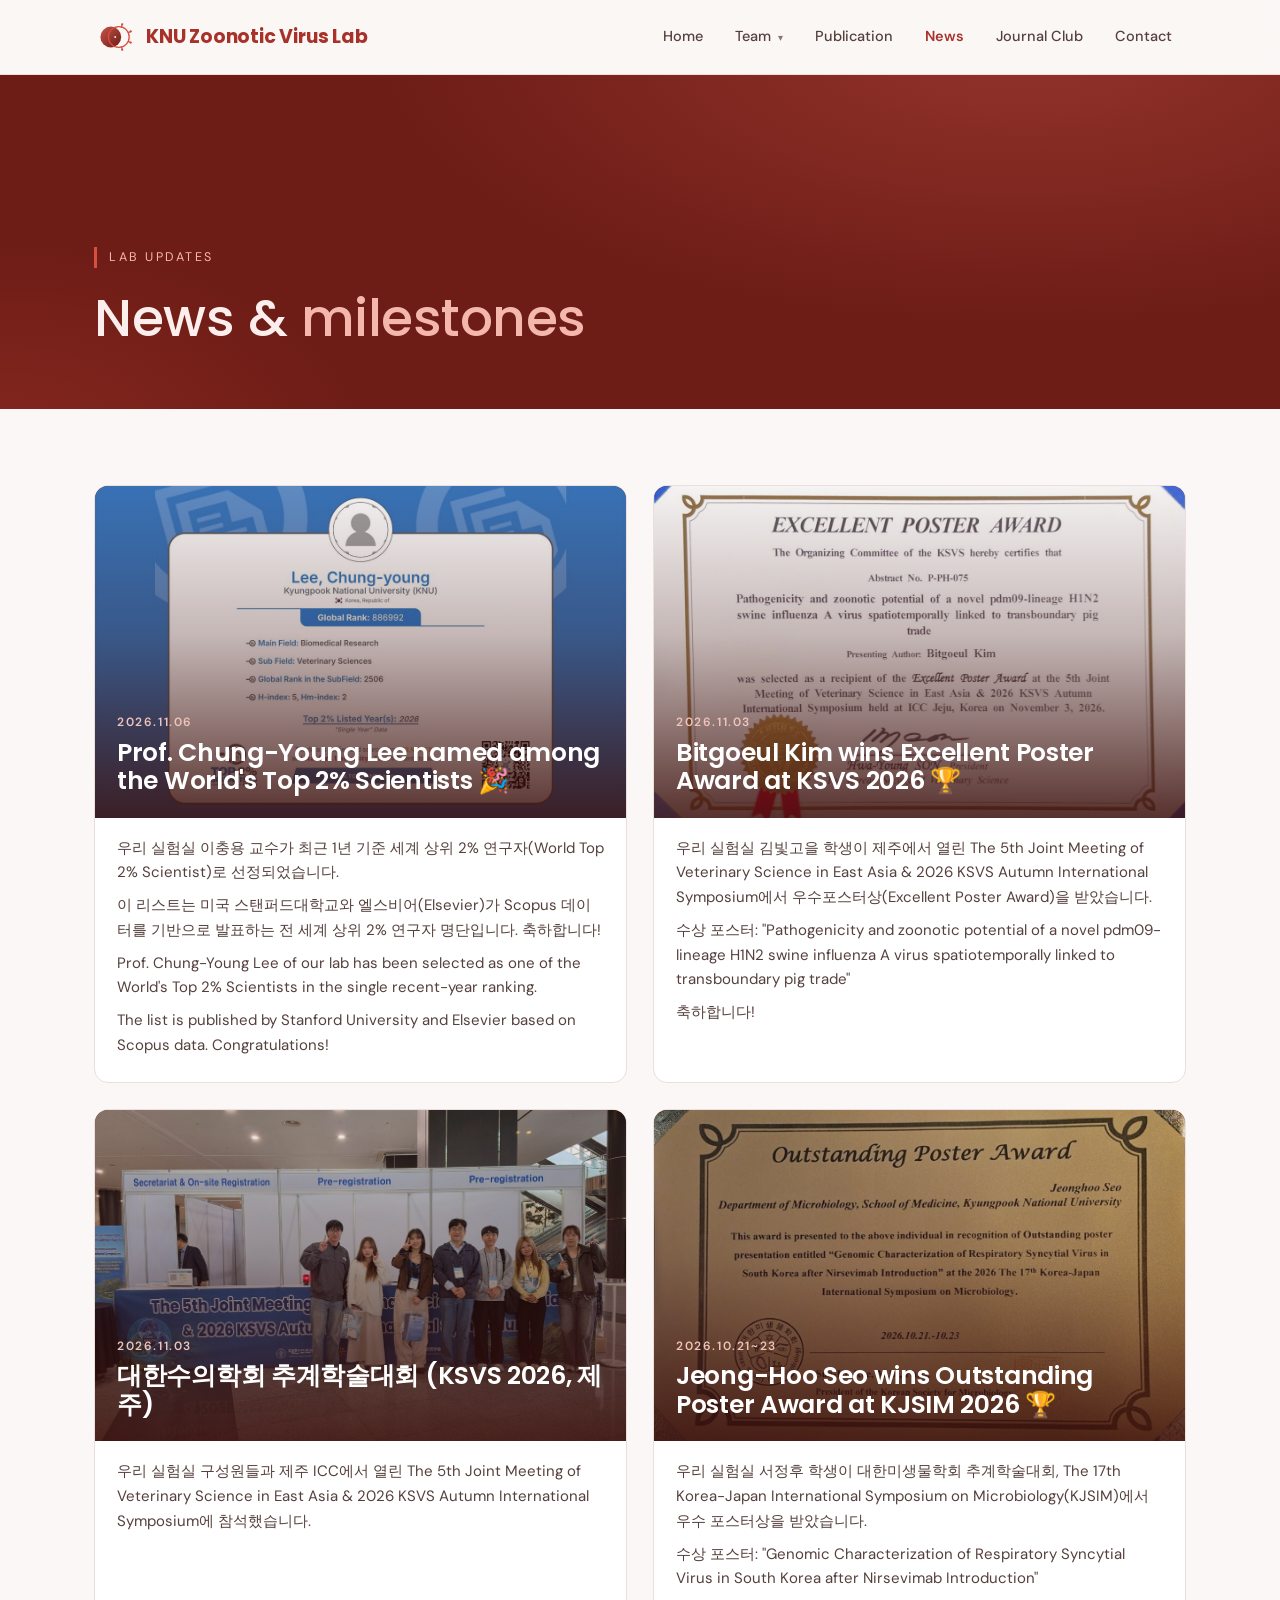
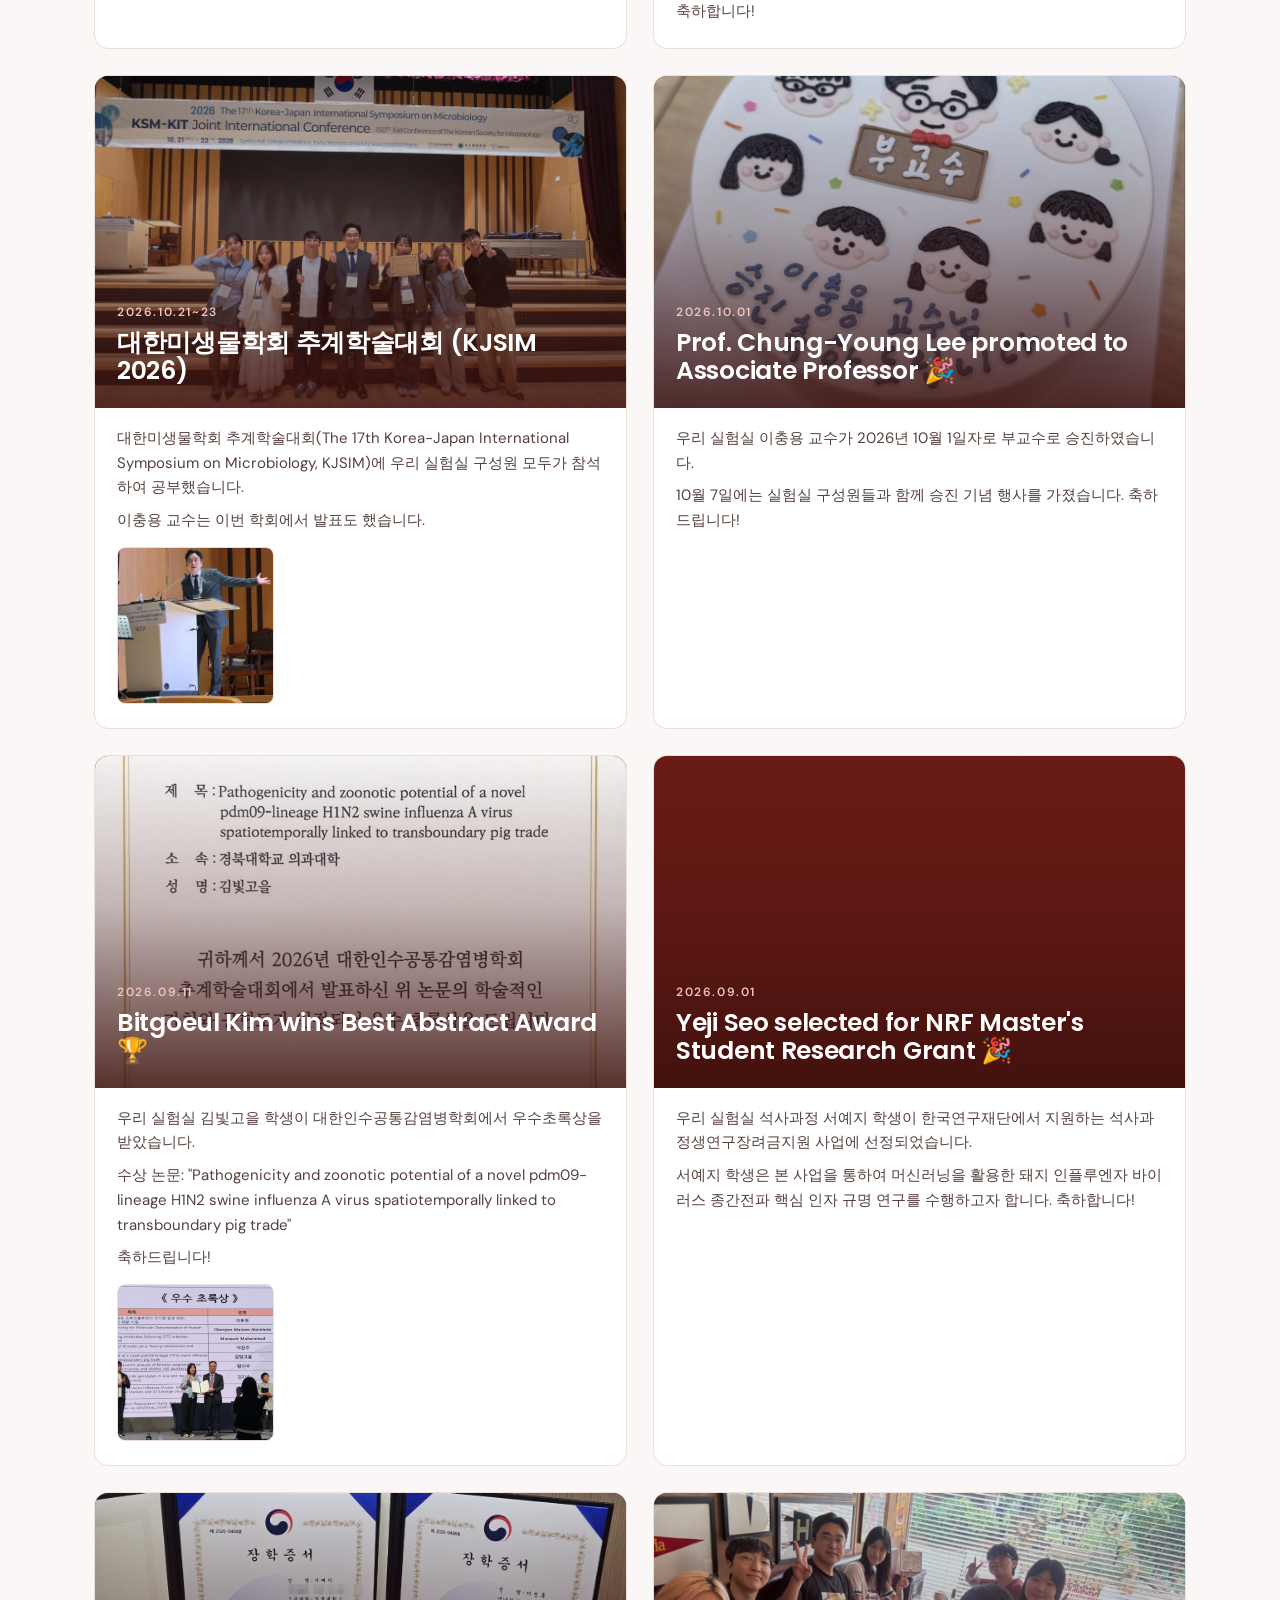
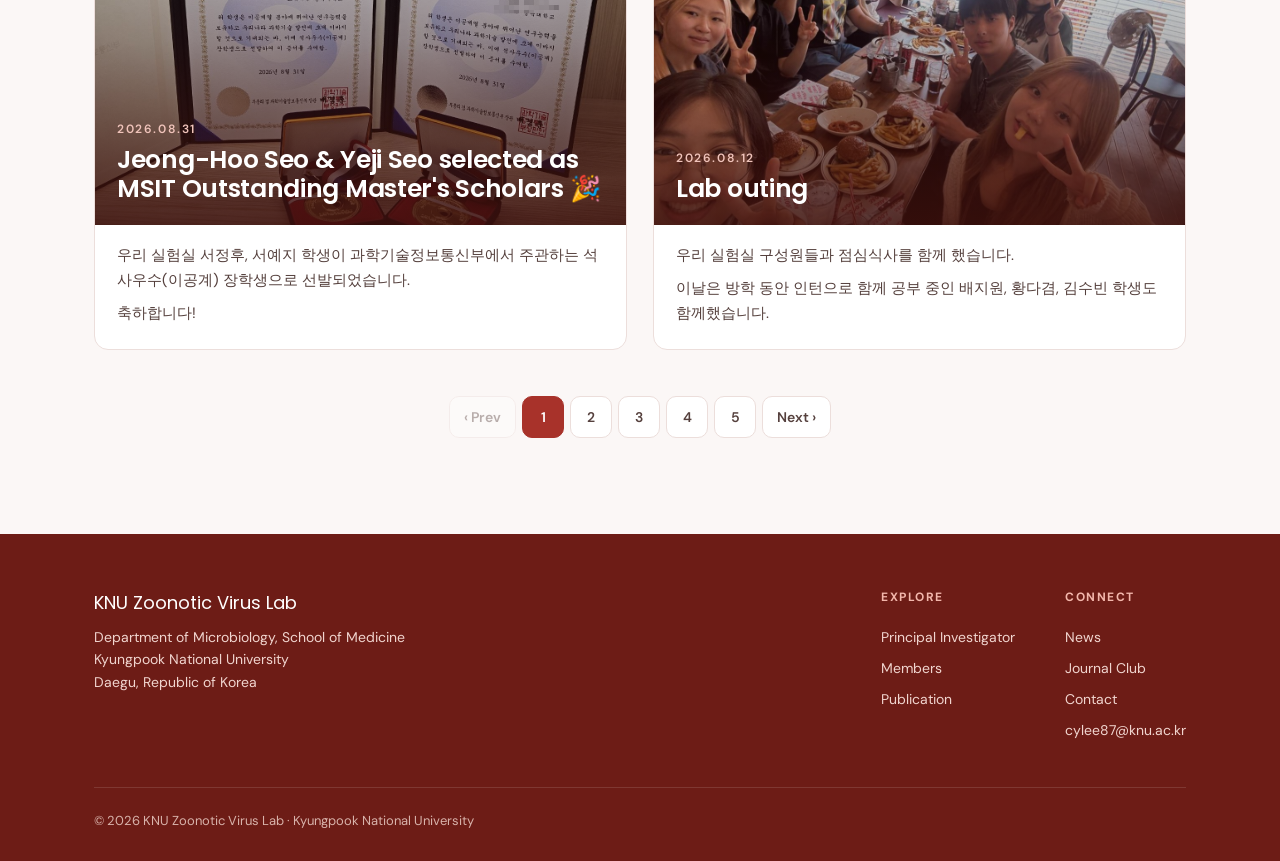
<file: news.html>
<!DOCTYPE html>
<html lang="en">
<head>
<meta charset="UTF-8">
<meta name="viewport" content="width=device-width, initial-scale=1">
<title>News · KNU Zoonotic Virus Lab</title>
<meta name="description" content="News and updates from the KNU Zoonotic Virus Lab, Department of Microbiology, School of Medicine, Kyungpook National University.">
<link rel="preconnect" href="https://fonts.googleapis.com">
<link rel="preconnect" href="https://fonts.gstatic.com" crossorigin>
<link href="https://fonts.googleapis.com/css2?family=DM+Sans:opsz,wght@9..40,400;9..40,500;9..40,600;9..40,700&family=Poppins:wght@500;600;700&display=swap" rel="stylesheet">
<link rel="icon" type="image/x-icon" href="assets/img/favicon.ico">
<link rel="stylesheet" href="assets/css/styles.css">
</head>
<body>

<header class="site-header">
  <div class="wrap nav">
    <a class="brand" href="index.html">
      <img class="logo" src="assets/img/logo.svg" alt="KNU Zoonotic Virus Lab">
      <span class="brand-name">KNU Zoonotic Virus Lab</span>
    </a>
    <button class="nav-toggle" aria-label="Menu"><span></span><span></span><span></span></button>
    <ul class="nav-links">
      <li><a href="index.html">Home</a></li>
      <li class="has-dropdown">
        <a href="#" class="dropdown-toggle" aria-haspopup="true" aria-expanded="false">Team <span class="caret" aria-hidden="true">&#9662;</span></a>
        <ul class="dropdown">
          <li><a href="about.html">Principal Investigator</a></li>
          <li><a href="people.html">Members</a></li>
        </ul>
      </li>
      <li><a href="publications.html">Publication</a></li>
      <li><a href="news.html" class="active">News</a></li>
      <li><a href="journal-club.html">Journal Club</a></li>
      <li><a href="contact.html">Contact</a></li>
    </ul>
  </div>
</header>

<section class="hero" style="padding-bottom:0">
  <div class="wrap" style="padding-bottom:64px">
    <span class="eyebrow">Lab Updates</span>
    <h1 style="font-size:clamp(30px,4.6vw,52px)">News &amp; <em>milestones</em></h1>
  </div>
</section>

<section>
  <div class="wrap">
    <!-- 글은 여기에 직접 쓰지 않습니다. assets/js/news-data.js 파일만 수정하세요. -->
    <div id="news-grid" class="news-grid"></div>
    <nav id="news-pager" class="pager"></nav>
  </div>
</section>

<footer class="site-footer">
  <div class="wrap">
    <div class="footer-top">
      <div class="footer-brand">
        <div class="name">KNU Zoonotic Virus Lab</div>
        <p>Department of Microbiology, School of Medicine</p>
        <p>Kyungpook National University</p>
        <p>Daegu, Republic of Korea</p>
      </div>
      <div class="footer-links">
        <div class="footer-col">
          <h5>Explore</h5>
          <a href="about.html">Principal Investigator</a>
          <a href="people.html">Members</a>
          <a href="publications.html">Publication</a>
        </div>
        <div class="footer-col">
          <h5>Connect</h5>
          <a href="news.html">News</a>
          <a href="journal-club.html">Journal Club</a>
          <a href="contact.html">Contact</a>
          <a href="mailto:cylee87@knu.ac.kr">cylee87@knu.ac.kr</a>
        </div>
      </div>
    </div>
    <div class="footer-bottom">
      <span>© <span data-year>2026</span> KNU Zoonotic Virus Lab · Kyungpook National University</span>
    </div>
  </div>
</footer>

<script src="assets/js/main.js"></script>
<script src="assets/js/news-data.js"></script>
<script src="assets/js/render-news.js"></script>
</body>
</html>
</file>
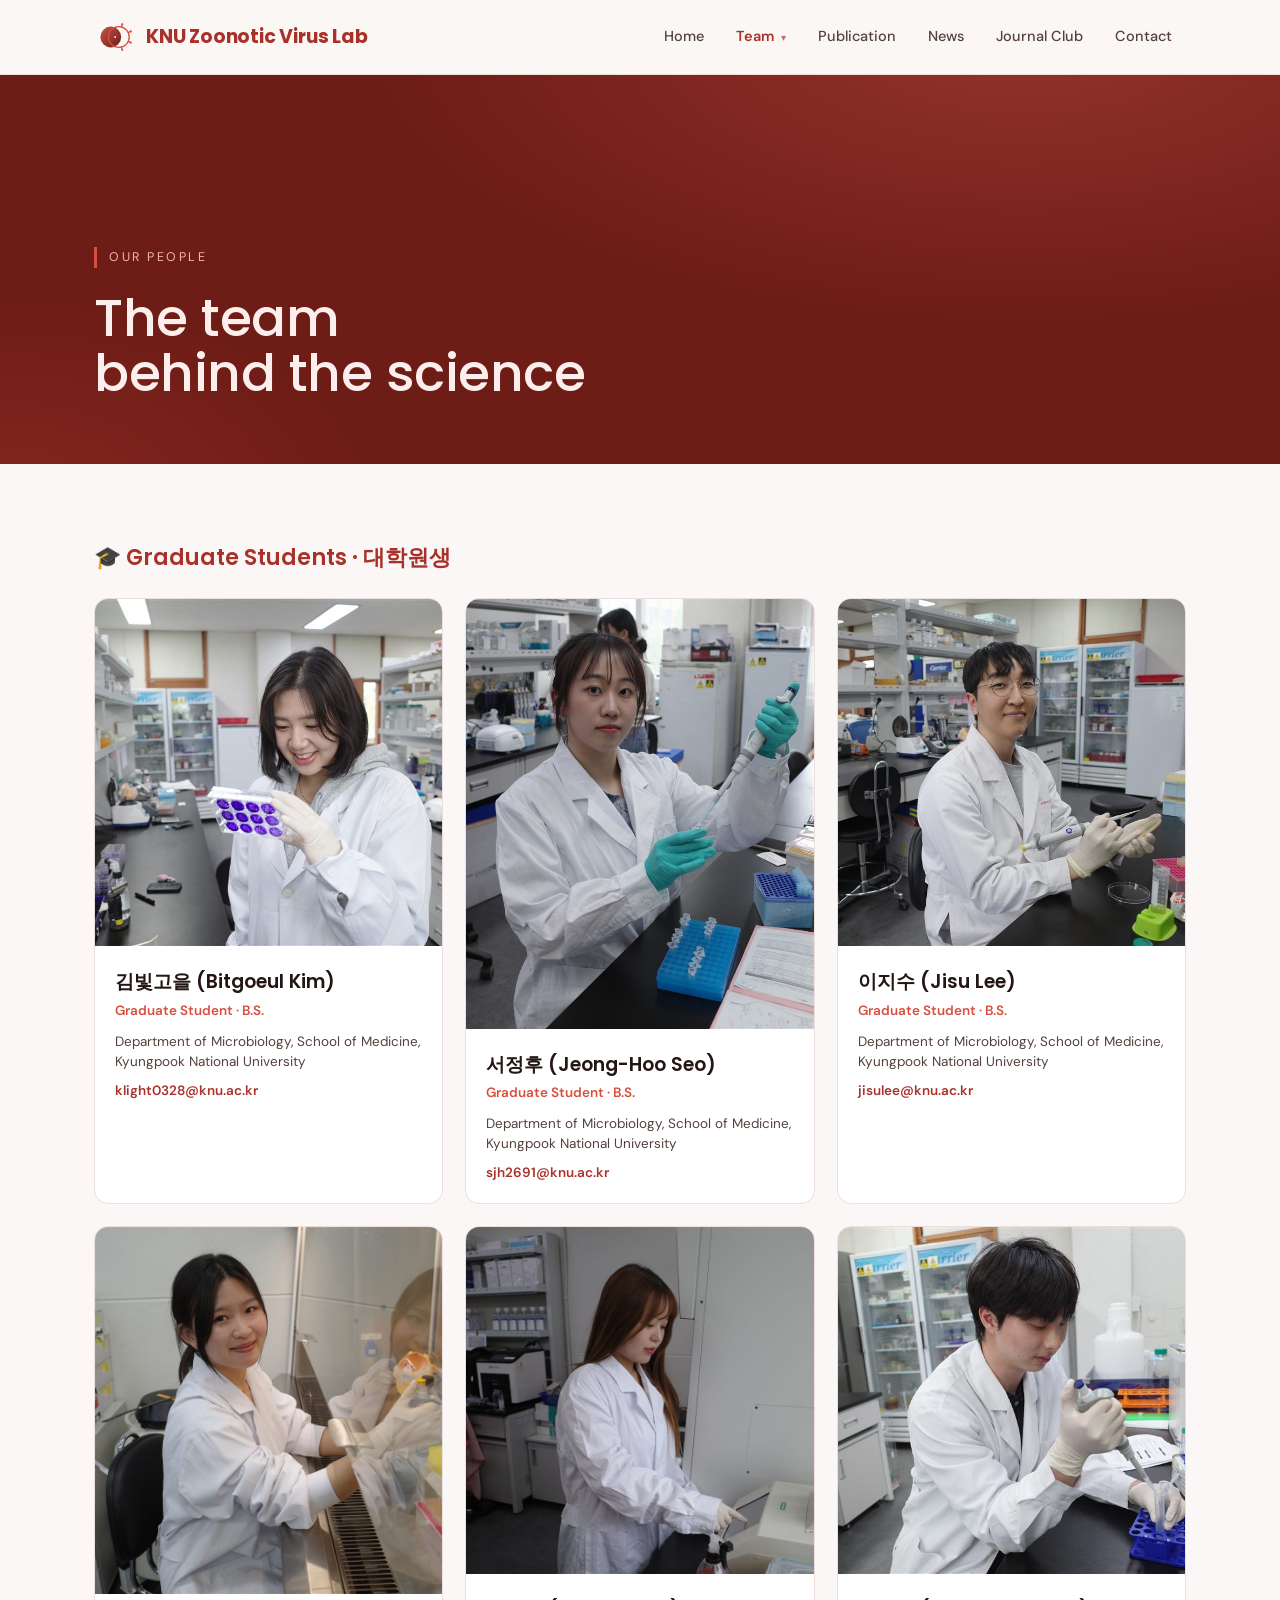
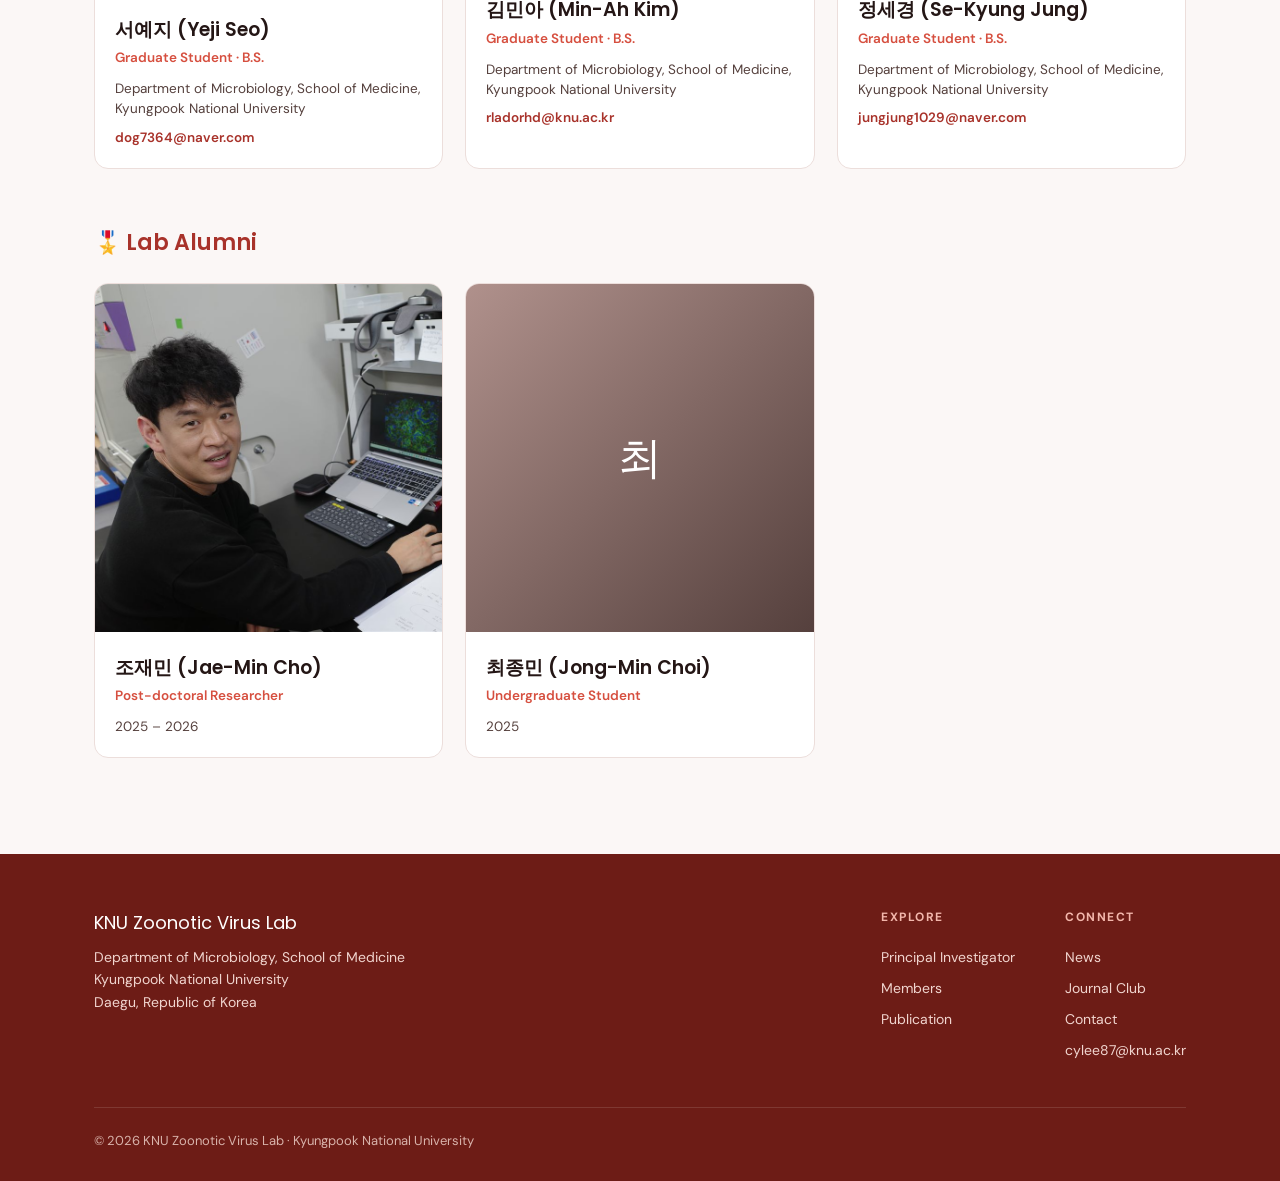
<file: people.html>
<!DOCTYPE html>
<html lang="en">
<head>
<meta charset="UTF-8">
<meta name="viewport" content="width=device-width, initial-scale=1">
<title>Members · KNU Zoonotic Virus Lab</title>
<meta name="description" content="Members of the KNU Zoonotic Virus Lab — graduate students, researchers, and lab alumni.">
<link rel="preconnect" href="https://fonts.googleapis.com">
<link rel="preconnect" href="https://fonts.gstatic.com" crossorigin>
<link href="https://fonts.googleapis.com/css2?family=DM+Sans:opsz,wght@9..40,400;9..40,500;9..40,600;9..40,700&family=Poppins:wght@500;600;700&display=swap" rel="stylesheet">
<link rel="icon" type="image/x-icon" href="assets/img/favicon.ico">
<link rel="stylesheet" href="assets/css/styles.css">
</head>
<body>

<header class="site-header">
  <div class="wrap nav">
    <a class="brand" href="index.html">
      <img class="logo" src="assets/img/logo.svg" alt="KNU Zoonotic Virus Lab">
      <span class="brand-name">KNU Zoonotic Virus Lab</span>
    </a>
    <button class="nav-toggle" aria-label="Menu"><span></span><span></span><span></span></button>
    <ul class="nav-links">
      <li><a href="index.html">Home</a></li>
      <li class="has-dropdown">
        <a href="#" class="dropdown-toggle active" aria-haspopup="true" aria-expanded="false">Team <span class="caret" aria-hidden="true">&#9662;</span></a>
        <ul class="dropdown">
          <li><a href="about.html">Principal Investigator</a></li>
          <li><a href="people.html" class="active">Members</a></li>
        </ul>
      </li>
      <li><a href="publications.html">Publication</a></li>
      <li><a href="news.html">News</a></li>
      <li><a href="journal-club.html">Journal Club</a></li>
      <li><a href="contact.html">Contact</a></li>
    </ul>
  </div>
</header>

<section class="hero" style="padding-bottom:0">
  <div class="wrap" style="padding-bottom:64px">
    <span class="eyebrow">Our People</span>
    <h1 style="font-size:clamp(30px,4.6vw,52px)">The team <br>behind the science</h1>
  </div>
</section>

<section>
  <div class="wrap">

    <!-- ▼▼▼ 대학원생을 추가하려면 아래 .member 블록을 복사해서 채우세요.
         사진이 있으면 <div class="photo"> 안을 <img src="assets/img/mem_이름.jpg" alt="이름"> 로 바꾸세요. ▼▼▼ -->
    <h2 class="member-section-title reveal">🎓 Graduate Students · 대학원생</h2>
    <div class="member-grid">

      <div class="member reveal">
        <div class="photo"><img src="assets/img/mem_bitgoeul.jpg" alt="김빛고을"></div>
        <div class="body">
          <h4>김빛고을 (Bitgoeul Kim)</h4>
          <div class="role">Graduate Student · B.S.</div>
          <p>Department of Microbiology, School of Medicine, Kyungpook National University</p>
          <p style="margin-top:8px"><a href="mailto:klight0328@knu.ac.kr">klight0328@knu.ac.kr</a></p>
        </div>
      </div>

      <div class="member reveal">
        <div class="photo"><img src="assets/img/mem_jeonghoo.jpg" alt="서정후"></div>
        <div class="body">
          <h4>서정후 (Jeong-Hoo Seo)</h4>
          <div class="role">Graduate Student · B.S.</div>
          <p>Department of Microbiology, School of Medicine, Kyungpook National University</p>
          <p style="margin-top:8px"><a href="mailto:sjh2691@knu.ac.kr">sjh2691@knu.ac.kr</a></p>
        </div>
      </div>

      <div class="member reveal">
        <div class="photo"><img src="assets/img/mem_jisu.jpg" alt="이지수"></div>
        <div class="body">
          <h4>이지수 (Jisu Lee)</h4>
          <div class="role">Graduate Student · B.S.</div>
          <p>Department of Microbiology, School of Medicine, Kyungpook National University</p>
          <p style="margin-top:8px"><a href="mailto:jisulee@knu.ac.kr">jisulee@knu.ac.kr</a></p>
        </div>
      </div>

      <div class="member reveal">
        <div class="photo"><img src="assets/img/mem_yeji.jpg" alt="서예지"></div>
        <div class="body">
          <h4>서예지 (Yeji Seo)</h4>
          <div class="role">Graduate Student · B.S.</div>
          <p>Department of Microbiology, School of Medicine, Kyungpook National University</p>
          <p style="margin-top:8px"><a href="mailto:dog7364@naver.com">dog7364@naver.com</a></p>
        </div>
      </div>

      <div class="member reveal">
        <div class="photo"><img src="assets/img/mem_minah.jpg" alt="김민아"></div>
        <div class="body">
          <h4>김민아 (Min-Ah Kim)</h4>
          <div class="role">Graduate Student · B.S.</div>
          <p>Department of Microbiology, School of Medicine, Kyungpook National University</p>
          <p style="margin-top:8px"><a href="mailto:rladorhd@knu.ac.kr">rladorhd@knu.ac.kr</a></p>
        </div>
      </div>

      <div class="member reveal">
        <div class="photo"><img src="assets/img/mem_sekyung.jpg" alt="정세경"></div>
        <div class="body">
          <h4>정세경 (Se-Kyung Jung)</h4>
          <div class="role">Graduate Student · B.S.</div>
          <p>Department of Microbiology, School of Medicine, Kyungpook National University</p>
          <p style="margin-top:8px"><a href="mailto:jungjung1029@naver.com">jungjung1029@naver.com</a></p>
        </div>
      </div>

    </div>
    <!-- ▲▲▲ 대학원생 추가 끝 ▲▲▲ -->

    <!-- ▼▼▼ 졸업생·이전 구성원 ▼▼▼ -->
    <h2 class="member-section-title reveal" style="margin-top:56px">🎖️ Lab Alumni</h2>
    <div class="member-grid">

      <div class="member reveal">
        <div class="photo"><img src="assets/img/mem_jaemin.jpg" alt="조재민"></div>
        <div class="body">
          <h4>조재민 (Jae-Min Cho)</h4>
          <div class="role">Post-doctoral Researcher</div>
          <p>2025 – 2026</p>
        </div>
      </div>

      <div class="member reveal">
        <div class="photo" style="background:linear-gradient(135deg,#b0918c,#55403d)">최</div>
        <div class="body">
          <h4>최종민 (Jong-Min Choi)</h4>
          <div class="role">Undergraduate Student</div>
          <p>2025</p>
        </div>
      </div>

    </div>
    <!-- ▲▲▲ 졸업생 끝 ▲▲▲ -->

  </div>
</section>

<footer class="site-footer">
  <div class="wrap">
    <div class="footer-top">
      <div class="footer-brand">
        <div class="name">KNU Zoonotic Virus Lab</div>
        <p>Department of Microbiology, School of Medicine</p>
        <p>Kyungpook National University</p>
        <p>Daegu, Republic of Korea</p>
      </div>
      <div class="footer-links">
        <div class="footer-col">
          <h5>Explore</h5>
          <a href="about.html">Principal Investigator</a>
          <a href="people.html">Members</a>
          <a href="publications.html">Publication</a>
        </div>
        <div class="footer-col">
          <h5>Connect</h5>
          <a href="news.html">News</a>
          <a href="journal-club.html">Journal Club</a>
          <a href="contact.html">Contact</a>
          <a href="mailto:cylee87@knu.ac.kr">cylee87@knu.ac.kr</a>
        </div>
      </div>
    </div>
    <div class="footer-bottom">
      <span>© <span data-year>2026</span> KNU Zoonotic Virus Lab · Kyungpook National University</span>
    </div>
  </div>
</footer>

<script src="assets/js/main.js"></script>
</body>
</html>
</file>
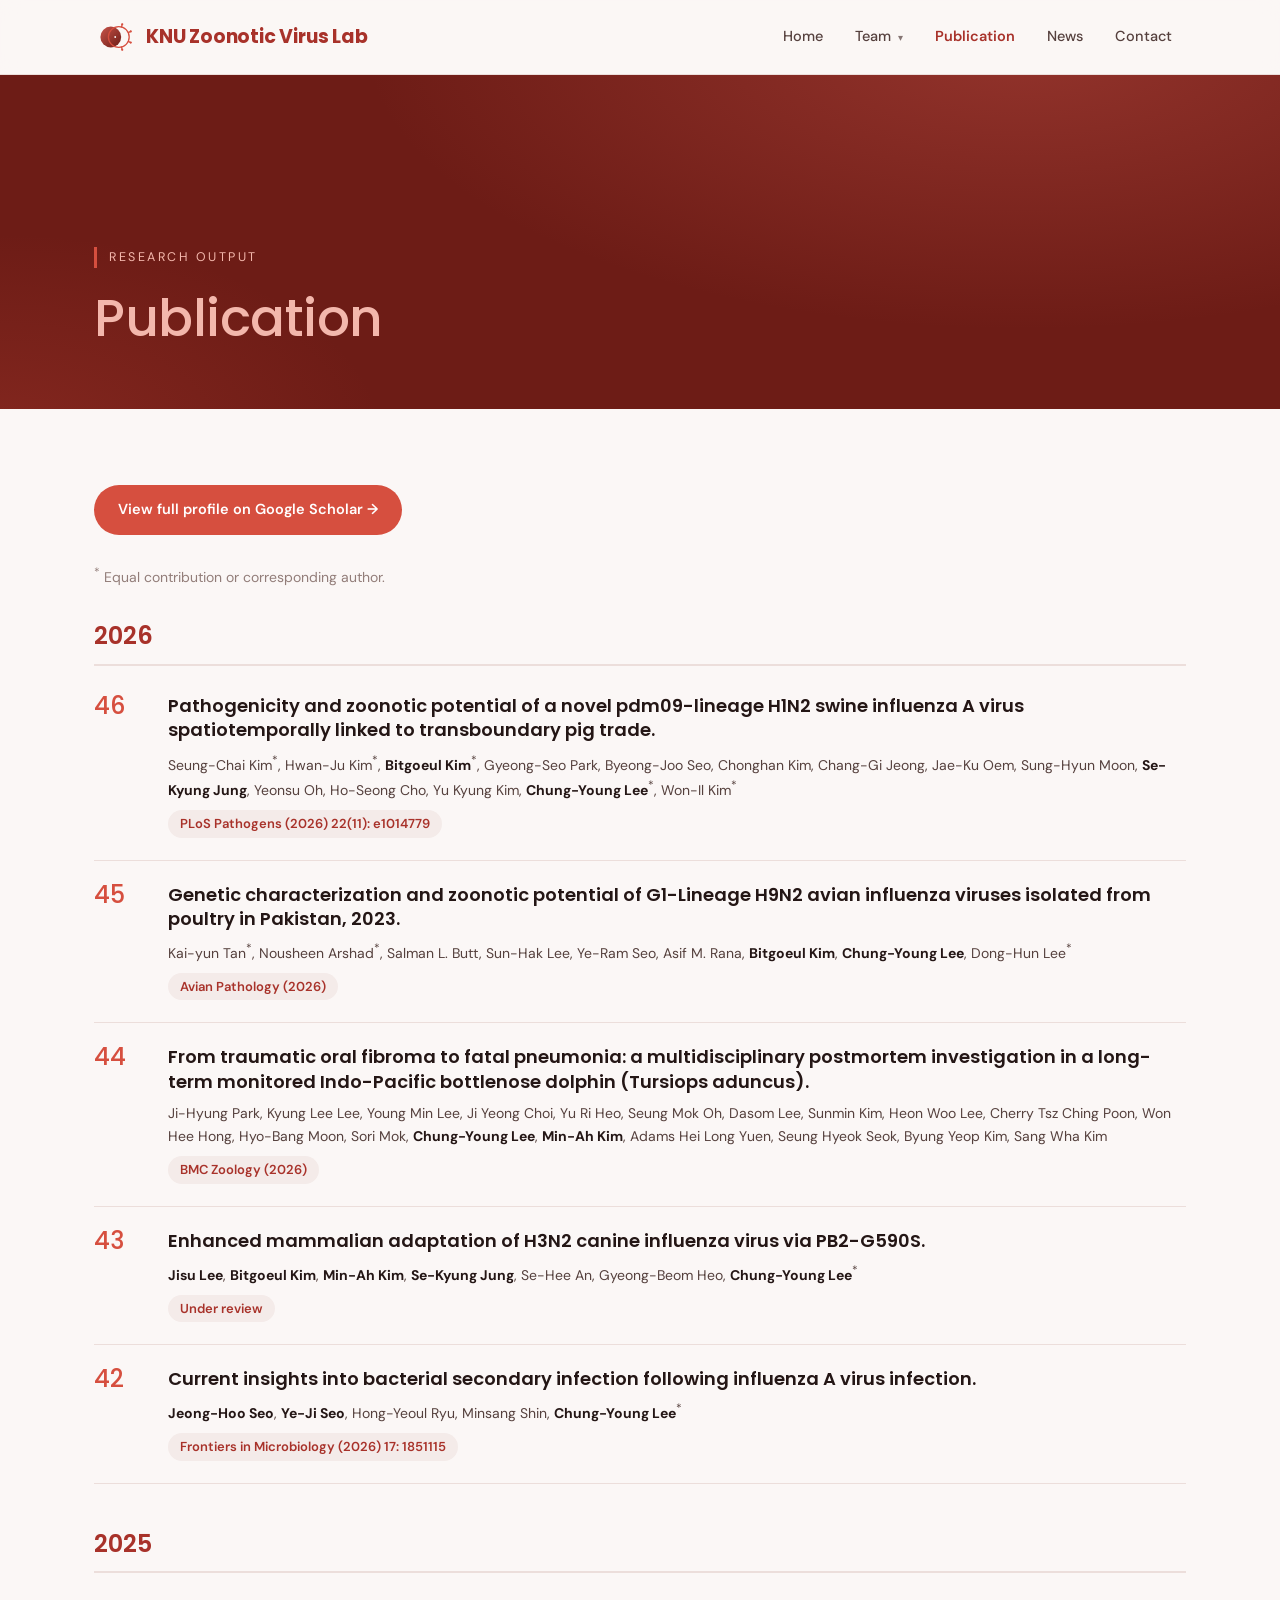
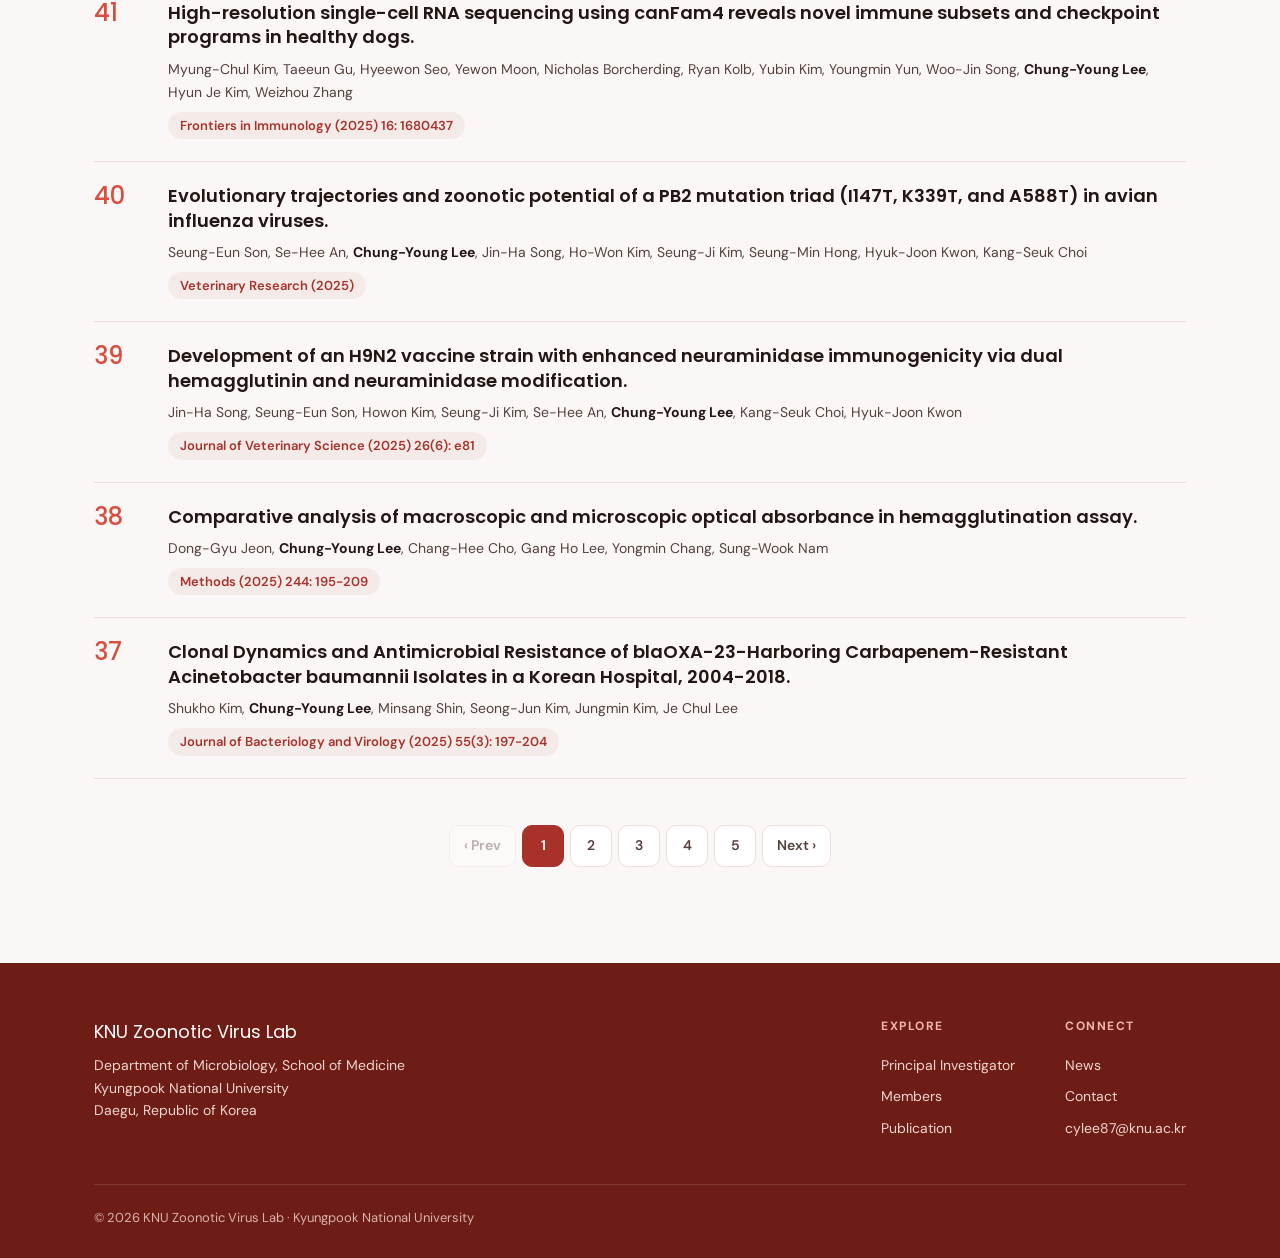
<file: publications.html>
<!DOCTYPE html>
<html lang="en">
<head>
<meta charset="UTF-8">
<meta name="viewport" content="width=device-width, initial-scale=1">
<title>Publication · KNU Zoonotic Virus Lab</title>
<meta name="description" content="Publications from the KNU Zoonotic Virus Lab, Department of Microbiology, School of Medicine, Kyungpook National University.">
<link rel="preconnect" href="https://fonts.googleapis.com">
<link rel="preconnect" href="https://fonts.gstatic.com" crossorigin>
<link href="https://fonts.googleapis.com/css2?family=DM+Sans:opsz,wght@9..40,400;9..40,500;9..40,600;9..40,700&family=Poppins:wght@500;600;700&display=swap" rel="stylesheet">
<link rel="icon" type="image/x-icon" href="assets/img/favicon.ico">
<link rel="stylesheet" href="assets/css/styles.css">
</head>
<body>

<header class="site-header">
  <div class="wrap nav">
    <a class="brand" href="index.html">
      <img class="logo" src="assets/img/logo.svg" alt="KNU Zoonotic Virus Lab">
      <span class="brand-name">KNU Zoonotic Virus Lab</span>
    </a>
    <button class="nav-toggle" aria-label="Menu"><span></span><span></span><span></span></button>
    <ul class="nav-links">
      <li><a href="index.html">Home</a></li>
      <li class="has-dropdown">
        <a href="#" class="dropdown-toggle" aria-haspopup="true" aria-expanded="false">Team <span class="caret" aria-hidden="true">&#9662;</span></a>
        <ul class="dropdown">
          <li><a href="about.html">Principal Investigator</a></li>
          <li><a href="people.html">Members</a></li>
        </ul>
      </li>
      <li><a href="publications.html" class="active">Publication</a></li>
      <li><a href="news.html">News</a></li>
      <li><a href="contact.html">Contact</a></li>
    </ul>
  </div>
</header>

<section class="hero" style="padding-bottom:0">
  <div class="wrap" style="padding-bottom:64px">
    <span class="eyebrow">Research Output</span>
    <h1 style="font-size:clamp(30px,4.6vw,52px)"><em>Publication</em></h1>
  </div>
</section>

<section>
  <div class="wrap">
    <p class="reveal" style="margin-bottom:28px">
      <a class="btn btn-primary" href="https://scholar.google.com/citations?user=dxpdzq8AAAAJ&hl=ko" target="_blank" rel="noopener">View full profile on Google Scholar &rarr;</a>
    </p>

    <p class="pub-note reveal"><sup>*</sup> Equal contribution or corresponding author.</p>

    <!-- 논문은 여기에 직접 쓰지 않습니다. assets/js/publications-data.js 파일만 수정하세요. -->
    <ul id="pub-list" class="pub-list"></ul>
    <nav id="pub-pager" class="pager"></nav>
  </div>
</section>

<footer class="site-footer">
  <div class="wrap">
    <div class="footer-top">
      <div class="footer-brand">
        <div class="name">KNU Zoonotic Virus Lab</div>
        <p>Department of Microbiology, School of Medicine</p>
        <p>Kyungpook National University</p>
        <p>Daegu, Republic of Korea</p>
      </div>
      <div class="footer-links">
        <div class="footer-col">
          <h5>Explore</h5>
          <a href="about.html">Principal Investigator</a>
          <a href="people.html">Members</a>
          <a href="publications.html">Publication</a>
        </div>
        <div class="footer-col">
          <h5>Connect</h5>
          <a href="news.html">News</a>
          <a href="contact.html">Contact</a>
          <a href="mailto:cylee87@knu.ac.kr">cylee87@knu.ac.kr</a>
        </div>
      </div>
    </div>
    <div class="footer-bottom">
      <span>© <span data-year>2026</span> KNU Zoonotic Virus Lab · Kyungpook National University</span>
    </div>
  </div>
</footer>

<script src="assets/js/main.js"></script>
<script src="assets/js/publications-data.js"></script>
<script src="assets/js/render-pubs.js"></script>
</body>
</html>
</file>
<file: assets/css/styles.css>
/* ===========================================================
   KNU Zoonotic Virus Lab (인수공통감염병바이러스 실험실)
   Kyungpook National University — shared styles
   Aesthetic: clean scientific / KNU crimson
   =========================================================== */

:root {
  --paper: #fbf7f6;
  --paper-2: #f4ebe9;
  --ink: #241615;
  --ink-soft: #55403d;
  --muted: #927d79;
  --primary: #a8322a;      /* deep crimson */
  --primary-dk: #6d1c16;   /* dark maroon */
  --primary-lt: #c8544a;   /* mid red */
  --accent: #d64f3f;       /* bright warm red */
  --hi: #f3b7ac;           /* light warm highlight */
  --line: #ecdedb;
  --white: #ffffff;
  --shadow: 0 18px 40px -24px rgba(150, 40, 32, 0.45);
  --radius: 14px;
  --maxw: 1140px;
  --display: "Poppins", system-ui, sans-serif;
  --sans: "DM Sans", system-ui, sans-serif;
}

* { box-sizing: border-box; margin: 0; padding: 0; }

html { scroll-behavior: smooth; }

body {
  font-family: var(--sans);
  color: var(--ink);
  background: var(--paper);
  line-height: 1.65;
  -webkit-font-smoothing: antialiased;
  overflow-x: hidden;
}

a { color: inherit; text-decoration: none; }
img { max-width: 100%; display: block; }

.wrap { width: 100%; max-width: var(--maxw); margin: 0 auto; padding: 0 24px; }

/* ---------- Header / Nav ---------- */
.site-header {
  position: sticky; top: 0; z-index: 100;
  background: rgba(251, 247, 246, 0.9);
  backdrop-filter: saturate(140%) blur(10px);
  border-bottom: 1px solid var(--line);
}
.nav {
  display: flex; align-items: center; justify-content: space-between;
  height: 74px;
}
.brand { display: flex; align-items: center; gap: 12px; }
.brand img.logo { height: 40px; width: auto; }
.brand .brand-name {
  font-family: var(--display); font-weight: 700; font-size: 19px;
  letter-spacing: -.2px; color: var(--primary); white-space: nowrap;
}
@media (max-width: 560px) { .brand .brand-name { font-size: 16px; } }
.brand .name { font-family: var(--display); font-weight: 600; font-size: 16px; line-height: 1.15; letter-spacing: .2px; }
.brand .name small { display: block; font-family: var(--sans); font-weight: 400; font-size: 11px; color: var(--muted); letter-spacing: .5px; text-transform: uppercase; }

.nav-links { display: flex; align-items: center; gap: 4px; list-style: none; }
.nav-links a {
  display: inline-block; padding: 9px 14px; border-radius: 8px;
  font-size: 14.5px; font-weight: 500; color: var(--ink-soft);
  transition: background .18s, color .18s;
}
.nav-links a:hover { background: var(--paper-2); color: var(--primary); }
.nav-links a.active { color: var(--primary); font-weight: 600; }

/* ---------- Nav dropdown (Teams) ---------- */
.has-dropdown { position: relative; }
.dropdown-toggle { cursor: pointer; }
.dropdown-toggle .caret { font-size: 10px; margin-left: 3px; opacity: .7; transition: transform .2s; }
.dropdown {
  position: absolute; top: calc(100% + 10px); left: 0;
  min-width: 230px; list-style: none;
  background: var(--primary-dk); border-radius: 12px; padding: 8px;
  box-shadow: 0 24px 50px -20px rgba(60, 16, 12, 0.5);
  opacity: 0; visibility: hidden; transform: translateY(6px);
  transition: opacity .18s, transform .18s, visibility .18s; z-index: 200;
}
.has-dropdown:hover .dropdown,
.has-dropdown:focus-within .dropdown,
.has-dropdown.open .dropdown { opacity: 1; visibility: visible; transform: translateY(0); }
.has-dropdown:hover .caret,
.has-dropdown.open .caret { transform: rotate(180deg); }
.dropdown li + li { border-top: 1px solid rgba(255,255,255,.1); }
.dropdown a {
  display: block; padding: 14px 16px; border-radius: 8px;
  font-size: 15px; font-weight: 500; color: #f2ded9; white-space: nowrap;
}
.dropdown a:hover { background: rgba(255,255,255,.08); color: #fff; }
.dropdown a.active { color: #fff; font-weight: 600; }

.nav-toggle {
  display: none; background: none; border: 0; cursor: pointer;
  width: 42px; height: 42px; border-radius: 9px;
}
.nav-toggle span { display: block; width: 22px; height: 2px; background: var(--ink); margin: 4px auto; transition: .25s; }

/* ---------- Hero ---------- */
.hero {
  position: relative; overflow: hidden;
  background:
    radial-gradient(1100px 480px at 80% -10%, color-mix(in srgb, var(--primary-lt) 42%, transparent), transparent 60%),
    radial-gradient(700px 380px at 0% 110%, color-mix(in srgb, var(--accent) 22%, transparent), transparent 55%),
    var(--primary-dk);
  color: #fbeeec;
}
.hero .wrap { position: relative; z-index: 2; padding: 92px 24px 104px; }
.hero .eyebrow {
  display: inline-block; font-size: 12.5px; letter-spacing: 2.5px;
  text-transform: uppercase; color: var(--hi); margin-bottom: 22px;
  border-left: 3px solid var(--accent); padding-left: 12px;
}
.hero h1 {
  font-family: var(--display); font-weight: 500;
  font-size: clamp(34px, 5.4vw, 60px); line-height: 1.06;
  letter-spacing: -.5px; max-width: 20ch;
}
.hero h1 em { font-style: normal; color: var(--hi); }
.hero .subko {
  margin-top: 14px; font-family: var(--sans); font-weight: 600;
  font-size: clamp(18px, 2.4vw, 24px); color: #f3d3cd; letter-spacing: 1px;
}
.hero p.lead {
  margin-top: 24px; max-width: 60ch; font-size: 17.5px;
  color: #f1d5cf;
}
.hero p.lead + p.lead { margin-top: 14px; }
.hero-cta { margin-top: 36px; display: flex; gap: 14px; flex-wrap: wrap; }

/* decorative helix / neuron lines */
.helix {
  position: absolute; inset: 0; z-index: 1; opacity: .5;
  pointer-events: none; color: var(--hi);
}

.btn {
  display: inline-flex; align-items: center; gap: 8px;
  padding: 13px 24px; border-radius: 999px; font-weight: 600; font-size: 14.5px;
  transition: transform .15s, box-shadow .15s, background .15s;
}
.btn-primary { background: var(--accent); color: #fff; }
.btn-primary:hover { transform: translateY(-2px); box-shadow: 0 12px 24px -12px rgba(150,40,32,.55); }
.btn-ghost { border: 1px solid rgba(255,255,255,.4); color: #fbeeec; }
.btn-ghost:hover { background: rgba(255,255,255,.1); }

/* ---------- Split hero (home) ---------- */
.hero-split {
  position: relative; overflow: hidden;
  background:
    linear-gradient(180deg, var(--white), var(--paper));
}
.hero-split::before {
  content: ""; position: absolute; inset: 0; z-index: 0; pointer-events: none;
  background-image:
    linear-gradient(color-mix(in srgb, var(--primary) 6%, transparent) 1px, transparent 1px),
    linear-gradient(90deg, color-mix(in srgb, var(--primary) 6%, transparent) 1px, transparent 1px);
  background-size: 46px 46px;
  -webkit-mask-image: radial-gradient(120% 80% at 50% 0%, #000 40%, transparent 90%);
  mask-image: radial-gradient(120% 80% at 50% 0%, #000 40%, transparent 90%);
}
.hero-split-inner {
  position: relative; z-index: 1;
  display: grid; grid-template-columns: 1.15fr 0.85fr; gap: 56px;
  align-items: center; padding: 84px 24px 96px;
}

/* decorative influenza virus particles floating in the hero background */
.hero-virus-bg { position: absolute; inset: 0; z-index: 0; overflow: hidden; pointer-events: none; }
.hero-virus-bg .virus { position: absolute; animation-timing-function: ease-in-out; animation-iteration-count: infinite; }
.hero-virus-bg .v1 { width: 128px; top: 4%; right: 5%; color: var(--primary-lt); opacity: .17; animation-name: virus-drift-1; animation-duration: 9s; }
.hero-virus-bg .v2 { width: 76px; top: 52%; right: 24%; color: var(--accent); opacity: .15; animation-name: virus-drift-2; animation-duration: 6.5s; animation-delay: -2s; }
.hero-virus-bg .v3 { width: 56px; top: 16%; left: 3%; color: var(--hi); opacity: .2; animation-name: virus-drift-3; animation-duration: 8s; animation-delay: -3.5s; }
.hero-virus-bg .v4 { width: 96px; bottom: 3%; left: 20%; color: var(--primary); opacity: .14; animation-name: virus-drift-4; animation-duration: 10s; animation-delay: -5s; }
.hero-virus-bg .v5 { width: 44px; bottom: 20%; right: 42%; color: var(--accent); opacity: .16; animation-name: virus-drift-5; animation-duration: 5s; animation-delay: -1s; }

@keyframes virus-drift-1 {
  0%   { transform: translate(0, 0) rotate(0deg) scale(1); }
  25%  { transform: translate(18px, -26px) rotate(22deg) scale(1.08); }
  50%  { transform: translate(-14px, -40px) rotate(-14deg) scale(0.94); }
  75%  { transform: translate(-24px, -12px) rotate(28deg) scale(1.05); }
  100% { transform: translate(0, 0) rotate(0deg) scale(1); }
}
@keyframes virus-drift-2 {
  0%   { transform: translate(0, 0) rotate(0deg) scale(1); }
  30%  { transform: translate(-22px, 18px) rotate(-30deg) scale(1.1); }
  60%  { transform: translate(16px, 28px) rotate(18deg) scale(0.92); }
  100% { transform: translate(0, 0) rotate(0deg) scale(1); }
}
@keyframes virus-drift-3 {
  0%   { transform: translate(0, 0) rotate(0deg) scale(1); }
  50%  { transform: translate(20px, 30px) rotate(180deg) scale(1.1); }
  100% { transform: translate(0, 0) rotate(360deg) scale(1); }
}
@keyframes virus-drift-4 {
  0%   { transform: translate(0, 0) rotate(0deg) scale(1); }
  35%  { transform: translate(-20px, -22px) rotate(-20deg) scale(1.07); }
  70%  { transform: translate(22px, -10px) rotate(16deg) scale(0.95); }
  100% { transform: translate(0, 0) rotate(0deg) scale(1); }
}
@keyframes virus-drift-5 {
  0%   { transform: translate(0, 0) rotate(0deg) scale(1); }
  40%  { transform: translate(-26px, -18px) rotate(-35deg) scale(1.12); }
  100% { transform: translate(0, 0) rotate(0deg) scale(1); }
}
@media (max-width: 720px) {
  .hero-virus-bg .v3, .hero-virus-bg .v5 { display: none; }
}
@media (prefers-reduced-motion: reduce) {
  .hero-virus-bg .virus { animation: none; }
}
.hero-copy .eyebrow {
  display: inline-block; font-size: 12.5px; letter-spacing: 2px;
  text-transform: uppercase; font-weight: 600; color: var(--primary-lt);
  background: color-mix(in srgb, var(--primary-lt) 12%, transparent);
  border-radius: 999px; padding: 8px 16px; margin-bottom: 24px;
}
.hero-copy h1 {
  font-family: var(--display); font-weight: 700;
  font-size: clamp(34px, 5vw, 58px); line-height: 1.05;
  letter-spacing: -.5px; color: var(--ink); max-width: 14ch;
}
.hero-copy h1 .grad {
  background: linear-gradient(100deg, var(--primary-lt) 15%, #d64f3f 95%);
  -webkit-background-clip: text; background-clip: text; color: transparent;
}
.hero-copy .subko {
  margin-top: 14px; font-family: var(--sans); font-weight: 600;
  font-size: clamp(19px, 2.4vw, 26px); color: var(--muted); letter-spacing: 1px;
}
.hero-copy p.lead { margin-top: 22px; max-width: 52ch; font-size: 17.5px; color: var(--ink-soft); }
.hero-copy p.lead + p.lead { margin-top: 14px; }

.hero-panel {
  background: var(--white); border: 1px solid var(--line);
  border-radius: 18px; padding: 12px;
  box-shadow: 0 30px 60px -30px rgba(150, 40, 32, 0.35);
}
.ql-row {
  display: flex; align-items: center; justify-content: space-between; gap: 16px;
  padding: 20px 22px; border-radius: 12px;
  font-size: 17px; font-weight: 600; color: var(--ink);
  transition: background .18s, color .18s, transform .18s;
}
.ql-row + .ql-row { border-top: 1px solid var(--line); }
.ql-row .arw { color: var(--muted); font-size: 18px; transition: transform .18s, color .18s; }
.ql-row:hover { background: var(--paper-2); }
.ql-row:hover .arw { transform: translateX(4px); color: var(--primary); }
.ql-row.active {
  background: linear-gradient(100deg, var(--primary) 0%, #c8544a 100%);
  color: #fff; border-top-color: transparent;
}
.ql-row.active + .ql-row { border-top-color: transparent; }
.ql-row.active .arw { color: rgba(255,255,255,.85); }
.ql-row.active:hover { transform: translateY(-1px); }

/* ---------- Sections ---------- */
section { padding: 76px 0; }
.section-head { margin-bottom: 40px; max-width: 64ch; }
.section-head .kicker {
  font-size: 12.5px; letter-spacing: 2.2px; text-transform: uppercase;
  color: var(--accent); font-weight: 600;
}
.section-head h2 {
  font-family: var(--display); font-weight: 500; letter-spacing: -.4px;
  font-size: clamp(26px, 3.6vw, 40px); line-height: 1.12; margin-top: 10px;
}
.section-head p { margin-top: 14px; color: var(--ink-soft); font-size: 17px; }
.alt-bg { background: var(--paper-2); }

/* ---------- Cards / grids ---------- */
.grid { display: grid; gap: 22px; }
.grid-3 { grid-template-columns: repeat(3, 1fr); }
.grid-2 { grid-template-columns: repeat(2, 1fr); }

.card {
  background: var(--white); border: 1px solid var(--line);
  border-radius: var(--radius); padding: 28px;
  transition: transform .18s, box-shadow .18s, border-color .18s;
}
.card:hover { transform: translateY(-4px); box-shadow: var(--shadow); border-color: transparent; }
.card .icon {
  width: 52px; height: 52px; border-radius: 14px; margin-bottom: 20px;
  display: grid; place-items: center;
}
.card .icon svg { width: 26px; height: 26px; }
.card .icon.i-indigo { background: #fbeae7; color: #c8544a; }
.card .icon.i-green  { background: #fdeee0; color: #d97a2f; }
.card .icon.i-blue   { background: #e9f1fb; color: var(--primary-lt); }
.card h3 { font-family: var(--display); font-weight: 600; font-size: 20px; margin-bottom: 10px; }
.card .num { font-family: var(--display); font-size: 13px; color: var(--accent); font-weight: 600; letter-spacing: 1px; }
.card p { color: var(--ink-soft); font-size: 15px; }

/* ---------- Quick links (home) ---------- */
.quick-links { display: flex; flex-wrap: wrap; gap: 12px; margin-top: 36px; }
.quick-links a {
  display: inline-flex; align-items: center; gap: 8px;
  font-size: 14.5px; font-weight: 600; color: #fbeeec;
  border: 1px solid rgba(255,255,255,.28); border-radius: 999px;
  padding: 9px 18px; transition: background .18s, border-color .18s;
}
.quick-links a:hover { background: rgba(255,255,255,.12); border-color: rgba(255,255,255,.5); }
.quick-links a .arw { color: var(--hi); }

/* ---------- About / prose blocks ---------- */
.prose-block { margin-bottom: 14px; }
.prose-block h3 { font-family: var(--display); font-weight: 600; color: var(--primary); font-size: 22px; margin-bottom: 8px; }
.prose-block p { color: var(--ink-soft); font-size: 16.5px; }
.focus-list { list-style: none; display: grid; gap: 14px; }
.focus-list li {
  background: var(--white); border: 1px solid var(--line); border-left: 4px solid var(--primary);
  border-radius: 10px; padding: 16px 20px; font-size: 15.5px; color: var(--ink-soft);
}
.focus-list li b { color: var(--ink); }

/* ---------- PI profile (matches the .member card format) ---------- */
.pi-card {
  max-width: 480px; margin: 0 auto;
  background: var(--white); border: 1px solid var(--line);
  border-radius: var(--radius); overflow: hidden;
  transition: transform .18s, box-shadow .18s;
}
.pi-card:hover { transform: translateY(-4px); box-shadow: var(--shadow); }
.pi-photo {
  aspect-ratio: 3/4;
  background: linear-gradient(135deg, var(--primary-lt), var(--primary-dk));
  display: grid; place-items: center; color: #fff;
  font-family: var(--display); font-size: 56px; font-weight: 500;
}
.pi-photo img { width: 100%; height: 100%; object-fit: cover; }
.pi-info { padding: 28px 32px 34px; }
.pi-info h2 { font-family: var(--display); font-weight: 600; font-size: 27px; }
.pi-info .pi-ko { color: var(--muted); font-size: 16px; margin-top: 2px; }
.pi-info .pi-role { color: var(--accent); font-weight: 600; font-size: 14.5px; margin: 12px 0 5px; }
.pi-info .pi-aff { color: var(--ink-soft); font-size: 15.5px; }
.pi-info .pi-contact { margin-top: 14px; display: grid; gap: 4px; font-size: 15.5px; }
.pi-info .pi-contact a { color: var(--primary); font-weight: 600; }
.pi-block { margin-top: 30px; }
.pi-block h3 {
  font-family: var(--display); font-weight: 600; color: var(--primary);
  font-size: 19px; margin-bottom: 12px;
  padding-bottom: 8px; border-bottom: 1px solid var(--line);
}
.pi-block ul { list-style: none; display: grid; gap: 10px; }
.pi-block ul li { font-size: 15.5px; color: var(--ink-soft); padding-left: 16px; position: relative; }
.pi-block ul li::before { content: ""; position: absolute; left: 0; top: 11px; width: 6px; height: 6px; border-radius: 50%; background: var(--accent); }
.pi-block ul li b { color: var(--ink); }

/* ---------- Members ---------- */
.member-section-title {
  font-family: var(--display); font-weight: 600; font-size: 22px;
  color: var(--primary); margin: 44px 0 22px; display: flex; align-items: center; gap: 10px;
}
.member-section-title:first-child { margin-top: 0; }
.member-grid { display: grid; grid-template-columns: repeat(3,1fr); gap: 22px; }
.member {
  background: var(--white); border: 1px solid var(--line); border-radius: var(--radius);
  overflow: hidden; transition: transform .18s, box-shadow .18s;
}
.member:hover { transform: translateY(-4px); box-shadow: var(--shadow); }
.member .photo {
  aspect-ratio: 1/1; display: grid; place-items: center;
  background: linear-gradient(135deg, var(--primary-lt), var(--primary-dk));
  color: #fff; font-family: var(--display); font-size: 44px; font-weight: 500;
}
.member .photo img { width: 100%; height: 100%; object-fit: cover; }
.member .body { padding: 20px; }
.member .body h4 { font-family: var(--display); font-size: 19px; font-weight: 600; }
.member .role { color: var(--accent); font-weight: 600; font-size: 13.5px; margin: 2px 0 10px; }
.member .body p { font-size: 13.5px; color: var(--ink-soft); line-height: 1.5; }
.member .body a { color: var(--primary); font-weight: 600; word-break: break-all; }
.member ul { list-style: none; margin-top: 10px; display: grid; gap: 4px; }
.member ul li { font-size: 12.8px; color: var(--muted); padding-left: 12px; position: relative; }
.member ul li::before { content: "\00B7"; position: absolute; left: 0; color: var(--accent); }

.alumni-box { background: var(--white); border: 1px solid var(--line); border-radius: var(--radius); padding: 26px 30px; }
.alumni-box li { padding: 8px 0; border-bottom: 1px dashed var(--line); font-size: 15px; color: var(--ink-soft); list-style: none; }
.alumni-box li:last-child { border: 0; }

/* ---------- Publications ---------- */
.pub-note { font-size: 14px; color: var(--muted); margin-bottom: 28px; }
.pub-year {
  font-family: var(--display); font-weight: 600; font-size: 24px; color: var(--primary);
  margin: 40px 0 6px; padding-bottom: 8px; border-bottom: 2px solid var(--line);
}
.pub-year:first-of-type { margin-top: 0; }
.pub-list { list-style: none; }
.pub {
  display: grid; grid-template-columns: 54px 1fr; gap: 20px;
  padding: 22px 0; border-bottom: 1px solid var(--line);
}
.pub .idx {
  font-family: var(--display); font-size: 24px; color: var(--accent); font-weight: 500; line-height: 1;
}
.pub h3 { font-family: var(--display); font-weight: 600; font-size: 18px; line-height: 1.35; margin-bottom: 8px; }
.pub h3 a:hover { color: var(--primary); text-decoration: underline; }
.pub .authors { font-size: 14px; color: var(--ink-soft); }
.pub .authors b { color: var(--ink); }
.pub .meta { margin-top: 8px; display: flex; flex-wrap: wrap; gap: 8px; align-items: center; }
.pub .venue { font-size: 13px; font-weight: 600; color: var(--primary); background: var(--paper-2); padding: 3px 12px; border-radius: 999px; }
.pub .impact { font-size: 12.5px; font-weight: 600; padding: 3px 11px; border-radius: 999px; }
.pub .impact-high { color: #2f9e78; background: #e8f6f0; }   /* IF ≥ 5 */
.pub .impact-low  { color: #c8544a; background: #fbeae7; }   /* IF < 5 */

/* ---------- Pagination ---------- */
.pager { display: flex; justify-content: center; align-items: center; gap: 6px; margin-top: 46px; flex-wrap: wrap; }
.pager a, .pager span {
  min-width: 42px; height: 42px; padding: 0 14px;
  display: inline-flex; align-items: center; justify-content: center;
  font-size: 14px; font-weight: 600; border-radius: 10px;
  border: 1px solid var(--line); background: var(--white); color: var(--ink-soft);
  transition: border-color .15s, color .15s, background .15s;
}
.pager a:hover { border-color: var(--primary); color: var(--primary); }
.pager .current { background: var(--primary); color: #fff; border-color: var(--primary); }
.pager .disabled { opacity: .4; }

/* ---------- Contact ---------- */
.contact-grid { display: grid; grid-template-columns: 1.1fr 1fr; gap: 40px; align-items: start; }
.contact-item { display: flex; gap: 14px; padding: 16px 0; border-bottom: 1px solid var(--line); }
.contact-item .ic { font-size: 22px; flex: none; }
.contact-item .k { font-size: 12.5px; text-transform: uppercase; letter-spacing: 1.4px; color: var(--muted); }
.contact-item .v { font-size: 16px; color: var(--ink); }
.contact-item .v a { color: var(--primary); font-weight: 600; }
.map-card { border-radius: var(--radius); overflow: hidden; border: 1px solid var(--line); min-height: 320px; }
.map-card iframe { width: 100%; height: 100%; min-height: 320px; border: 0; }

/* ---------- Footer ---------- */
.site-footer {
  background: var(--primary-dk); color: #f1d5cf; padding: 54px 0 30px; margin-top: 20px;
}
.footer-top { display: flex; justify-content: space-between; gap: 30px; flex-wrap: wrap; }
.footer-brand { max-width: 420px; }
.footer-brand .name { font-family: var(--display); font-size: 18px; color: #fff; margin-bottom: 8px; white-space: nowrap; }
.footer-brand p { font-size: 14px; line-height: 1.6; }
.footer-links { display: flex; gap: 50px; flex-wrap: wrap; }
.footer-col h5 { font-size: 12px; letter-spacing: 1.5px; text-transform: uppercase; color: var(--hi); margin-bottom: 14px; }
.footer-col a { display: block; font-size: 14px; padding: 4px 0; color: #f1d5cf; }
.footer-col a:hover { color: #fff; }
.footer-bottom {
  margin-top: 40px; padding-top: 22px; border-top: 1px solid rgba(255,255,255,.12);
  display: flex; justify-content: space-between; gap: 16px; flex-wrap: wrap;
  font-size: 13px; color: #d8b3ab;
}

/* ---------- Reveal animation ---------- */
.reveal { opacity: 0; transform: translateY(18px); transition: opacity .6s ease, transform .6s ease; }
.reveal.in { opacity: 1; transform: none; }

/* ---------- Responsive ---------- */
@media (max-width: 900px) {
  .grid-3, .member-grid { grid-template-columns: repeat(2,1fr); }
  .contact-grid { grid-template-columns: 1fr; }
}
@media (max-width: 720px) {
  .nav-toggle { display: block; }
  .nav-links {
    position: absolute; top: 74px; left: 0; right: 0;
    flex-direction: column; align-items: stretch; gap: 0;
    background: var(--paper); border-bottom: 1px solid var(--line);
    padding: 8px 16px 16px; display: none;
  }
  .nav-links.open { display: flex; }
  .nav-links a { padding: 12px 10px; border-radius: 8px; }
  /* dropdown becomes an inline, expandable sub-list on mobile */
  .dropdown {
    position: static; min-width: 0; opacity: 1; visibility: visible;
    transform: none; box-shadow: none; background: transparent;
    padding: 0 0 4px 12px; display: none;
  }
  .has-dropdown.open .dropdown { display: block; }
  .dropdown li + li { border-top: 0; }
  .dropdown a { color: var(--ink-soft); padding: 10px 10px; }
  .dropdown a:hover { background: var(--paper-2); color: var(--primary); }
  .dropdown a.active { color: var(--primary); }
  .grid-3, .grid-2, .member-grid { grid-template-columns: 1fr; }
  .footer-top { flex-direction: column; }
  section { padding: 56px 0; }
  .brand .name { font-size: 14px; }
  .brand img.logo { height: 34px; }
}

/* ---------- News (card grid) ---------- */
.news-grid { display: grid; grid-template-columns: repeat(2, 1fr); gap: 26px; }
.news-card {
  background: var(--white); border: 1px solid var(--line);
  border-radius: var(--radius); overflow: hidden;
  display: flex; flex-direction: column;
  transition: transform .18s, box-shadow .18s, border-color .18s;
}
.news-card:hover { transform: translateY(-5px); box-shadow: var(--shadow); border-color: transparent; }
.news-card .thumb {
  position: relative; aspect-ratio: 16/10;
  background: var(--primary-dk) center/cover no-repeat;
  display: flex; align-items: flex-end;
}
.news-card .thumb::after {
  content: ""; position: absolute; inset: 0;
  background: linear-gradient(180deg, rgba(60,16,12,.05) 0%, rgba(60,16,12,.30) 45%, rgba(60,16,12,.86) 100%);
}
.news-card .thumb .ov { position: relative; z-index: 2; padding: 22px; color: #fff; width: 100%; }
.news-card .thumb .ov .d {
  font-size: 12px; letter-spacing: 1.6px; text-transform: uppercase;
  font-weight: 600; color: #f0c4bb; margin-bottom: 6px;
}
.news-card .thumb .ov h2 {
  font-family: var(--display); font-weight: 600; line-height: 1.14;
  font-size: clamp(19px, 2.3vw, 25px); letter-spacing: -.3px;
}
.news-card .body { padding: 18px 22px 24px; }
.news-card .body p { color: var(--ink-soft); font-size: 15px; line-height: 1.65; margin-bottom: 8px; }
.news-card .body p:last-child { margin-bottom: 0; }
@media (max-width: 760px) { .news-grid { grid-template-columns: 1fr; } }

/* ---------- News post gallery (multiple images) ---------- */
.post-gallery { display: grid; grid-template-columns: repeat(3, 1fr); gap: 8px; margin-top: 14px; }
.post-gallery img {
  width: 100%; aspect-ratio: 1/1; object-fit: cover; display: block;
  border-radius: 8px; border: 1px solid var(--line); transition: opacity .15s;
}
.post-gallery a:hover img { opacity: .85; }
@media (max-width: 760px) { .post-gallery { grid-template-columns: repeat(2, 1fr); } }

/* ---------- Home: latest news list ---------- */
.news-list { list-style: none; margin-top: 8px; }
.news-list li {
  display: flex; gap: 16px; align-items: baseline;
  padding: 13px 0; border-bottom: 1px solid var(--line);
}
.news-list .date {
  flex: 0 0 auto; min-width: 96px; font-size: 13px; font-weight: 600;
  color: var(--primary-lt); letter-spacing: .3px;
}
.news-list .txt { font-size: 15.5px; color: var(--ink); }

/* ---------- Journal Club ---------- */
.jc-list { list-style: none; display: grid; gap: 22px; }
.jc-card {
  display: block; list-style: none;
  background: var(--white); border: 1px solid var(--line);
  border-radius: var(--radius); padding: 30px 32px;
  transition: transform .18s, box-shadow .18s, border-color .18s;
}
.jc-card:hover { transform: translateY(-3px); box-shadow: var(--shadow); border-color: transparent; }
.jc-card .jc-date {
  font-size: 12.5px; font-weight: 600; letter-spacing: 1.4px; text-transform: uppercase;
  color: var(--accent);
}
.jc-card h3 {
  font-family: var(--display); font-weight: 600; font-size: 19.5px; line-height: 1.35;
  color: var(--ink); margin: 8px 0 6px;
}
.jc-card .jc-citation { font-size: 13.5px; color: var(--muted); margin-bottom: 16px; }
.jc-card .jc-summary p { font-size: 15.5px; color: var(--ink-soft); margin-bottom: 10px; }
.jc-card .jc-summary p:last-child { margin-bottom: 0; }
.jc-card .jc-pdf {
  display: inline-flex; align-items: center; gap: 6px; margin-top: 18px;
  font-size: 13.5px; font-weight: 600; color: var(--primary);
  border: 1px solid var(--line); border-radius: 999px; padding: 8px 16px;
  transition: background .18s, border-color .18s;
}
.jc-card .jc-pdf:hover { background: var(--paper-2); border-color: var(--primary-lt); }
</file>
